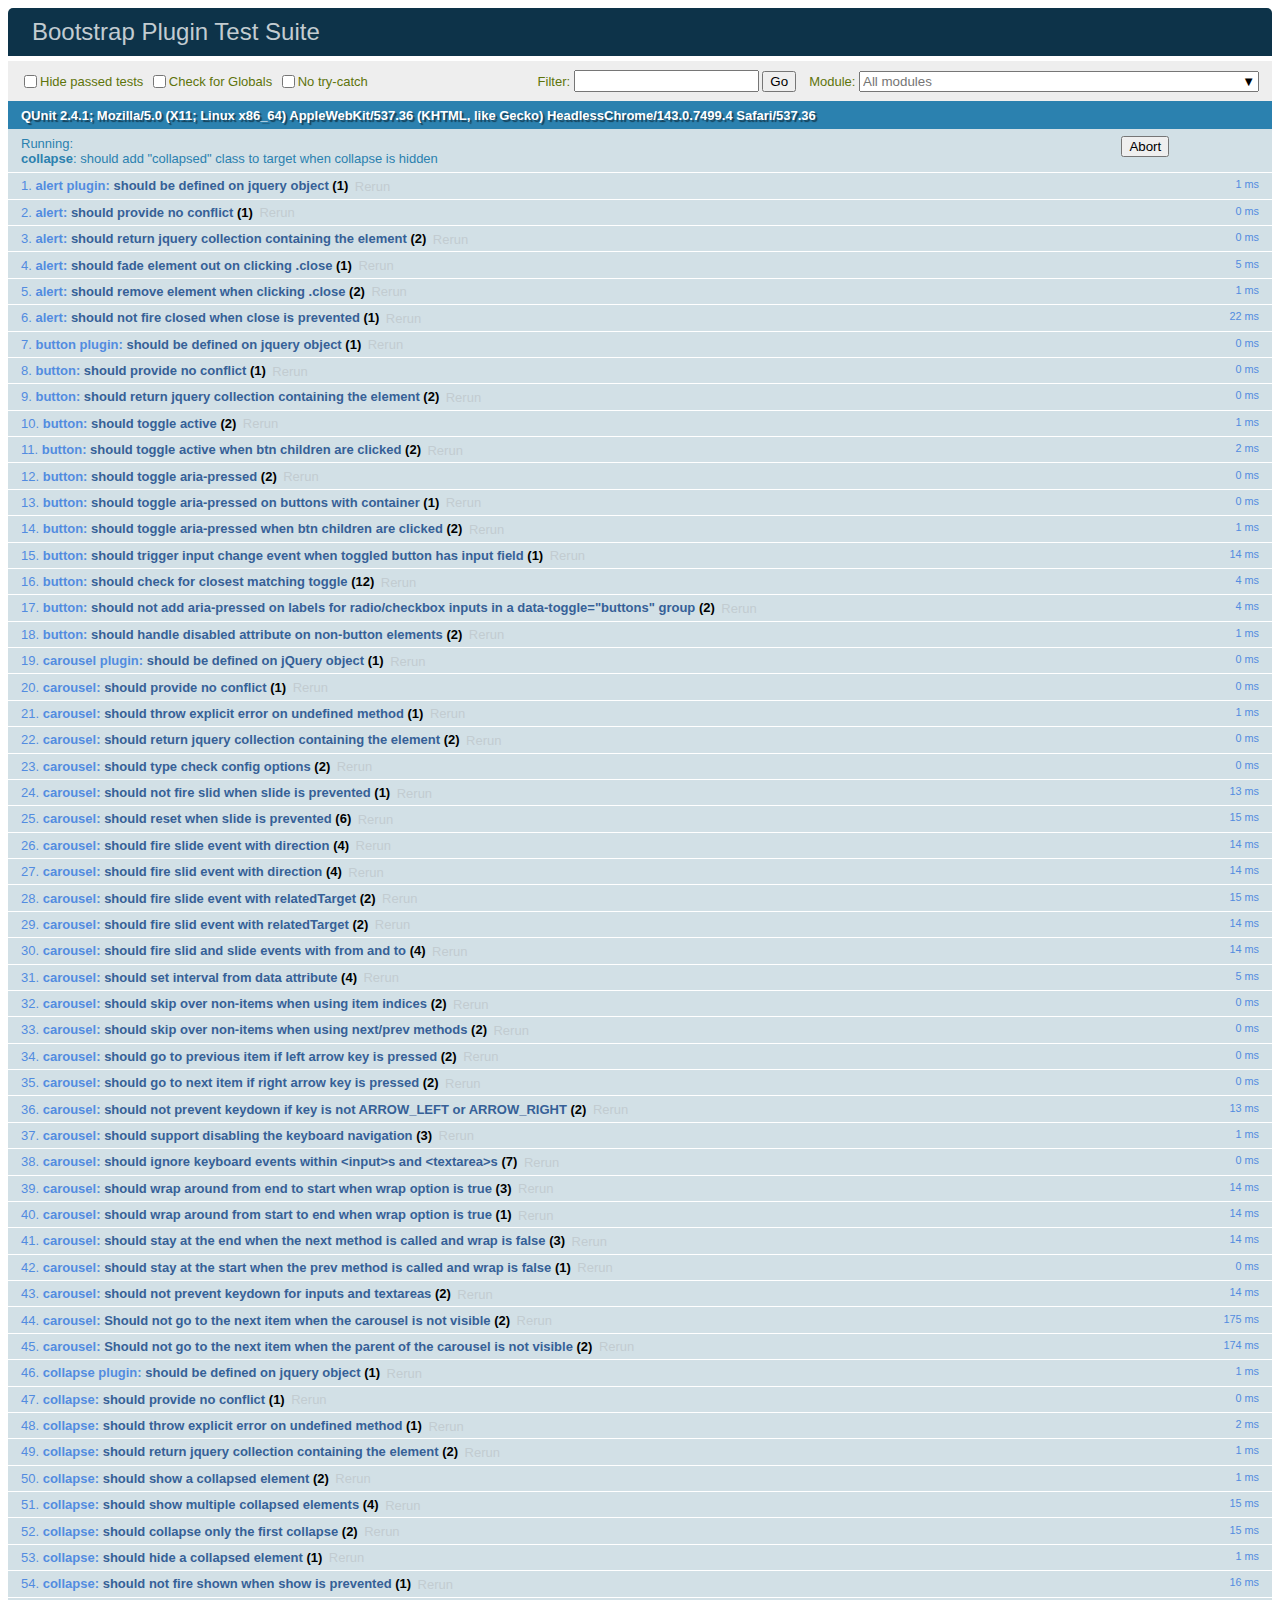
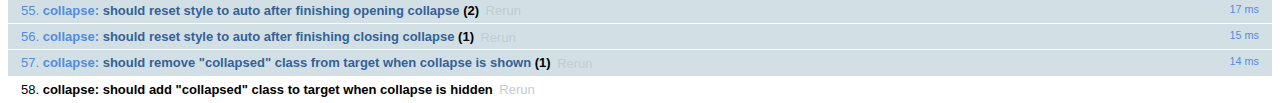
<file: Documents/Friday, 13 March 2020/bootstrap-4.0.0/js/tests/index.html>
<!doctype html>
<html lang="en">
  <head>
    <meta charset="utf-8">
    <meta name="viewport" content="width=device-width, initial-scale=1, shrink-to-fit=no">
    <title>Bootstrap Plugin Test Suite</title>

    <!-- jQuery -->
    <script>
      (function () {
        var path = '../../assets/js/vendor/jquery-slim.min.js'
        // get jquery param from the query string.
        var jQueryVersion = location.search.match(/[?&]jquery=(.*?)(?=&|$)/)

        // If a version was specified, use that version from our vendor folder
        if (jQueryVersion) {
          path = 'vendor/jquery-' + jQueryVersion[1] + '.min.js'
        }
        document.write('<script src="' + path + '"><\/script>')
      }())
    </script>
    <script src="../../assets/js/vendor/popper.min.js"></script>

    <!-- QUnit -->
    <link rel="stylesheet" href="vendor/qunit.css" media="screen">
    <script src="vendor/qunit.js"></script>

    <script>
      // Disable jQuery event aliases to ensure we don't accidentally use any of them
      [
        'blur',
        'focus',
        'focusin',
        'focusout',
        'resize',
        'scroll',
        'click',
        'dblclick',
        'mousedown',
        'mouseup',
        'mousemove',
        'mouseover',
        'mouseout',
        'mouseenter',
        'mouseleave',
        'change',
        'select',
        'submit',
        'keydown',
        'keypress',
        'keyup',
        'contextmenu'
      ].forEach(function(eventAlias) {
        $.fn[eventAlias] = function() {
          throw new Error('Using the ".' + eventAlias + '()" method is not allowed, so that Bootstrap can be compatible with custom jQuery builds which exclude the "event aliases" module that defines said method. See https://github.com/twbs/bootstrap/blob/master/CONTRIBUTING.md#js')
        }
      })

      // Require assert.expect in each test
      QUnit.config.requireExpects = true

      // See https://github.com/axemclion/grunt-saucelabs#test-result-details-with-qunit
      var log = []
      var testName

      QUnit.done(function(testResults) {
        var tests = []
        for (var i = 0; i < log.length; i++) {
          var details = log[i]
          tests.push({
            name: details.name,
            result: details.result,
            expected: details.expected,
            actual: details.actual,
            source: details.source
          })
        }
        testResults.tests = tests

        window.global_test_results = testResults
      })

      QUnit.testStart(function(testDetails) {
        QUnit.log(function(details) {
          if (!details.result) {
            details.name = testDetails.name
            log.push(details)
          }
        })
      })

      // Display fixture on-screen on iOS to avoid false positives
      // See https://github.com/twbs/bootstrap/pull/15955
      if (/iPhone|iPad|iPod/.test(navigator.userAgent)) {
        QUnit.begin(function() {
          $('#qunit-fixture').css({ top: 0, left: 0 })
        })

        QUnit.done(function() {
          $('#qunit-fixture').css({ top: '', left: '' })
        })
      }
    </script>

    <!-- Transpiled Plugins -->
    <script src="../dist/util.js"></script>
    <script src="../dist/alert.js"></script>
    <script src="../dist/button.js"></script>
    <script src="../dist/carousel.js"></script>
    <script src="../dist/collapse.js"></script>
    <script src="../dist/dropdown.js"></script>
    <script src="../dist/modal.js"></script>
    <script src="../dist/scrollspy.js"></script>
    <script src="../dist/tab.js"></script>
    <script src="../dist/tooltip.js"></script>
    <script src="../dist/popover.js"></script>

    <!-- Unit Tests -->
    <script src="unit/alert.js"></script>
    <script src="unit/button.js"></script>
    <script src="unit/carousel.js"></script>
    <script src="unit/collapse.js"></script>
    <script src="unit/dropdown.js"></script>
    <script src="unit/modal.js"></script>
    <script src="unit/scrollspy.js"></script>
    <script src="unit/tab.js"></script>
    <script src="unit/tooltip.js"></script>
    <script src="unit/popover.js"></script>
    <script src="unit/util.js"></script>
  </head>
  <body>
    <div id="qunit-container">
      <div id="qunit"></div>
      <div id="qunit-fixture"></div>
    </div>
  </body>
</html>
</file>
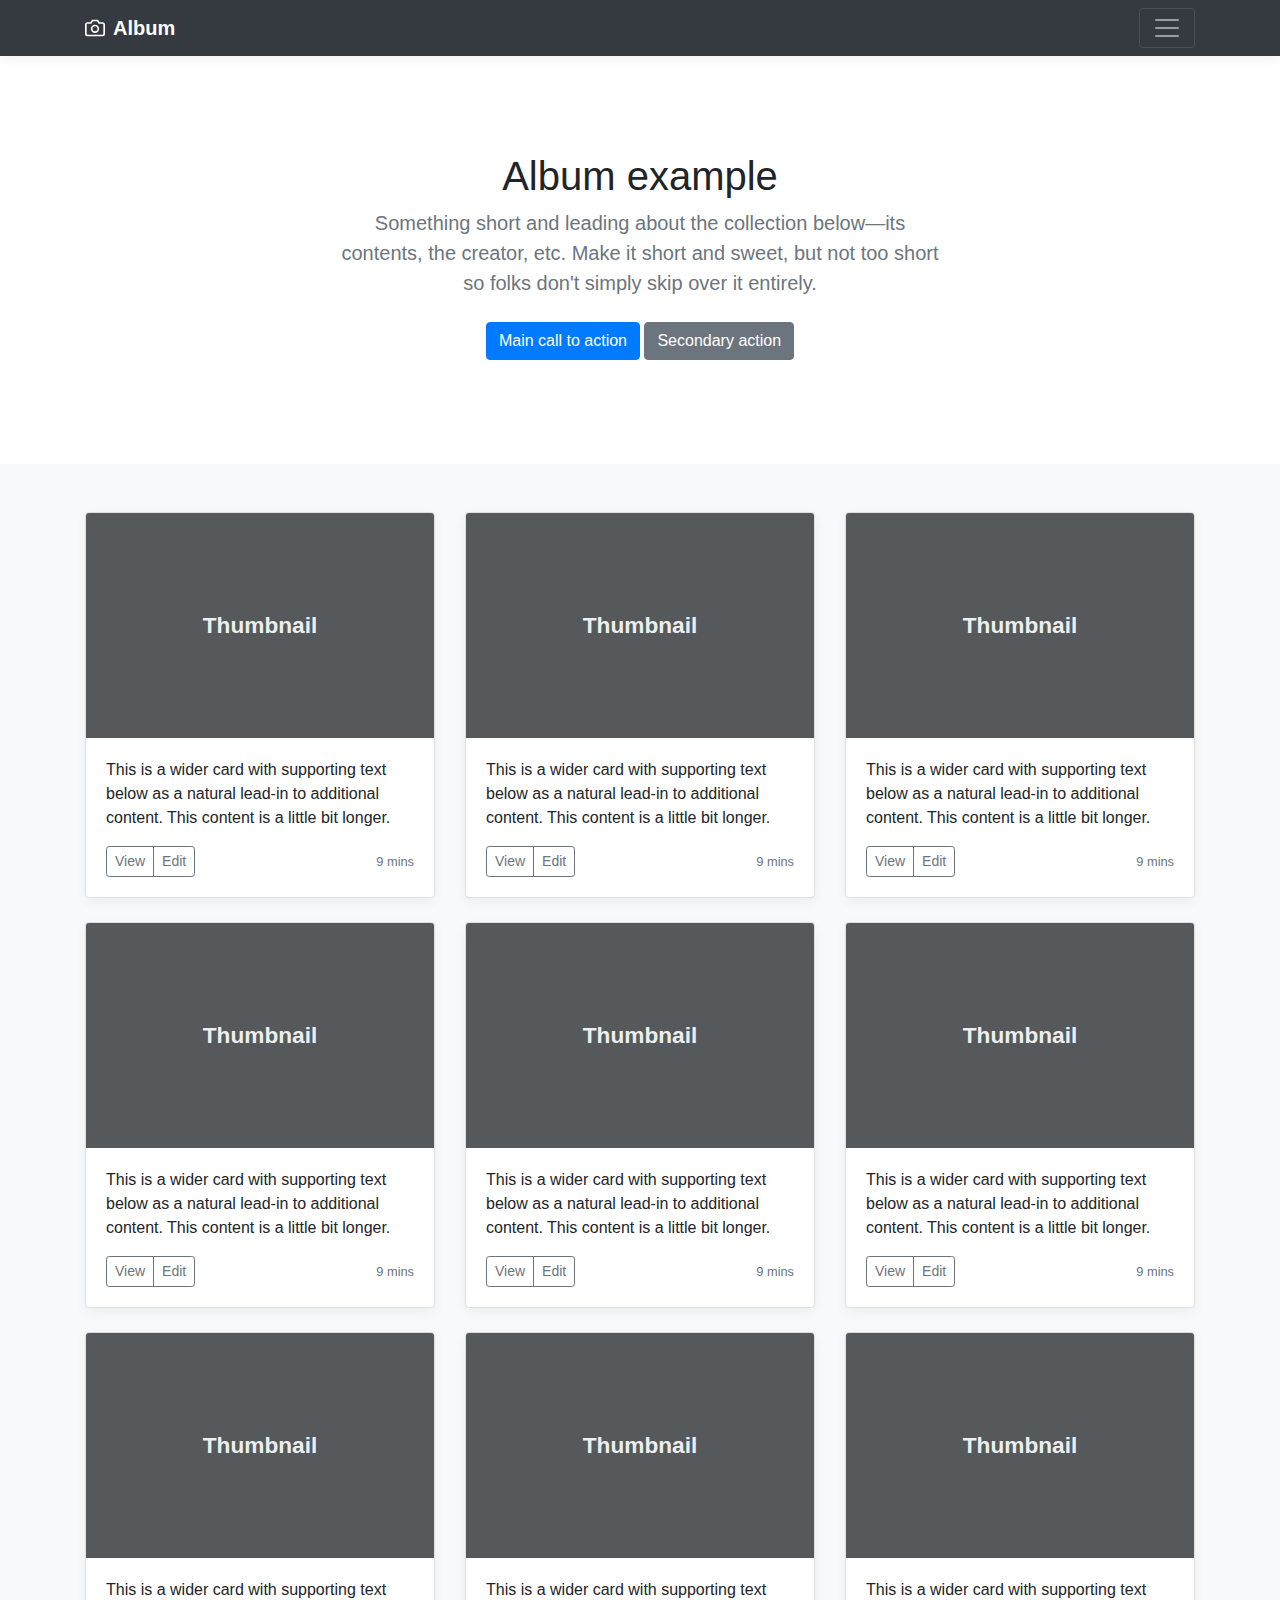
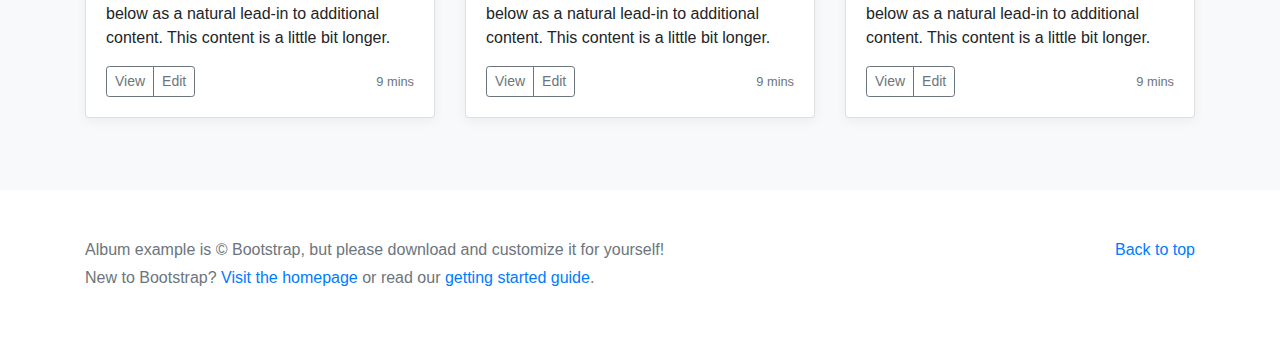
<file: Documents/Friday, 13 March 2020/bootstrap-4.0.0/docs/4.0/examples/album/index.html>
<!doctype html>
<html lang="en">
  <head>
    <meta charset="utf-8">
    <meta name="viewport" content="width=device-width, initial-scale=1, shrink-to-fit=no">
    <meta name="description" content="">
    <meta name="author" content="">
    <link rel="icon" href="../../../../favicon.ico">

    <title>Album example for Bootstrap</title>

    <!-- Bootstrap core CSS -->
    <link href="../../../../dist/css/bootstrap.min.css" rel="stylesheet">

    <!-- Custom styles for this template -->
    <link href="album.css" rel="stylesheet">
  </head>

  <body>

    <header>
      <div class="collapse bg-dark" id="navbarHeader">
        <div class="container">
          <div class="row">
            <div class="col-sm-8 col-md-7 py-4">
              <h4 class="text-white">About</h4>
              <p class="text-muted">Add some information about the album below, the author, or any other background context. Make it a few sentences long so folks can pick up some informative tidbits. Then, link them off to some social networking sites or contact information.</p>
            </div>
            <div class="col-sm-4 offset-md-1 py-4">
              <h4 class="text-white">Contact</h4>
              <ul class="list-unstyled">
                <li><a href="#" class="text-white">Follow on Twitter</a></li>
                <li><a href="#" class="text-white">Like on Facebook</a></li>
                <li><a href="#" class="text-white">Email me</a></li>
              </ul>
            </div>
          </div>
        </div>
      </div>
      <div class="navbar navbar-dark bg-dark box-shadow">
        <div class="container d-flex justify-content-between">
          <a href="#" class="navbar-brand d-flex align-items-center">
            <svg xmlns="http://www.w3.org/2000/svg" width="20" height="20" viewBox="0 0 24 24" fill="none" stroke="currentColor" stroke-width="2" stroke-linecap="round" stroke-linejoin="round" class="mr-2"><path d="M23 19a2 2 0 0 1-2 2H3a2 2 0 0 1-2-2V8a2 2 0 0 1 2-2h4l2-3h6l2 3h4a2 2 0 0 1 2 2z"></path><circle cx="12" cy="13" r="4"></circle></svg>
            <strong>Album</strong>
          </a>
          <button class="navbar-toggler" type="button" data-toggle="collapse" data-target="#navbarHeader" aria-controls="navbarHeader" aria-expanded="false" aria-label="Toggle navigation">
            <span class="navbar-toggler-icon"></span>
          </button>
        </div>
      </div>
    </header>

    <main role="main">

      <section class="jumbotron text-center">
        <div class="container">
          <h1 class="jumbotron-heading">Album example</h1>
          <p class="lead text-muted">Something short and leading about the collection below—its contents, the creator, etc. Make it short and sweet, but not too short so folks don't simply skip over it entirely.</p>
          <p>
            <a href="#" class="btn btn-primary my-2">Main call to action</a>
            <a href="#" class="btn btn-secondary my-2">Secondary action</a>
          </p>
        </div>
      </section>

      <div class="album py-5 bg-light">
        <div class="container">

          <div class="row">
            <div class="col-md-4">
              <div class="card mb-4 box-shadow">
                <img class="card-img-top" data-src="holder.js/100px225?theme=thumb&bg=55595c&fg=eceeef&text=Thumbnail" alt="Card image cap">
                <div class="card-body">
                  <p class="card-text">This is a wider card with supporting text below as a natural lead-in to additional content. This content is a little bit longer.</p>
                  <div class="d-flex justify-content-between align-items-center">
                    <div class="btn-group">
                      <button type="button" class="btn btn-sm btn-outline-secondary">View</button>
                      <button type="button" class="btn btn-sm btn-outline-secondary">Edit</button>
                    </div>
                    <small class="text-muted">9 mins</small>
                  </div>
                </div>
              </div>
            </div>
            <div class="col-md-4">
              <div class="card mb-4 box-shadow">
                <img class="card-img-top" data-src="holder.js/100px225?theme=thumb&bg=55595c&fg=eceeef&text=Thumbnail" alt="Card image cap">
                <div class="card-body">
                  <p class="card-text">This is a wider card with supporting text below as a natural lead-in to additional content. This content is a little bit longer.</p>
                  <div class="d-flex justify-content-between align-items-center">
                    <div class="btn-group">
                      <button type="button" class="btn btn-sm btn-outline-secondary">View</button>
                      <button type="button" class="btn btn-sm btn-outline-secondary">Edit</button>
                    </div>
                    <small class="text-muted">9 mins</small>
                  </div>
                </div>
              </div>
            </div>
            <div class="col-md-4">
              <div class="card mb-4 box-shadow">
                <img class="card-img-top" data-src="holder.js/100px225?theme=thumb&bg=55595c&fg=eceeef&text=Thumbnail" alt="Card image cap">
                <div class="card-body">
                  <p class="card-text">This is a wider card with supporting text below as a natural lead-in to additional content. This content is a little bit longer.</p>
                  <div class="d-flex justify-content-between align-items-center">
                    <div class="btn-group">
                      <button type="button" class="btn btn-sm btn-outline-secondary">View</button>
                      <button type="button" class="btn btn-sm btn-outline-secondary">Edit</button>
                    </div>
                    <small class="text-muted">9 mins</small>
                  </div>
                </div>
              </div>
            </div>

            <div class="col-md-4">
              <div class="card mb-4 box-shadow">
                <img class="card-img-top" data-src="holder.js/100px225?theme=thumb&bg=55595c&fg=eceeef&text=Thumbnail" alt="Card image cap">
                <div class="card-body">
                  <p class="card-text">This is a wider card with supporting text below as a natural lead-in to additional content. This content is a little bit longer.</p>
                  <div class="d-flex justify-content-between align-items-center">
                    <div class="btn-group">
                      <button type="button" class="btn btn-sm btn-outline-secondary">View</button>
                      <button type="button" class="btn btn-sm btn-outline-secondary">Edit</button>
                    </div>
                    <small class="text-muted">9 mins</small>
                  </div>
                </div>
              </div>
            </div>
            <div class="col-md-4">
              <div class="card mb-4 box-shadow">
                <img class="card-img-top" data-src="holder.js/100px225?theme=thumb&bg=55595c&fg=eceeef&text=Thumbnail" alt="Card image cap">
                <div class="card-body">
                  <p class="card-text">This is a wider card with supporting text below as a natural lead-in to additional content. This content is a little bit longer.</p>
                  <div class="d-flex justify-content-between align-items-center">
                    <div class="btn-group">
                      <button type="button" class="btn btn-sm btn-outline-secondary">View</button>
                      <button type="button" class="btn btn-sm btn-outline-secondary">Edit</button>
                    </div>
                    <small class="text-muted">9 mins</small>
                  </div>
                </div>
              </div>
            </div>
            <div class="col-md-4">
              <div class="card mb-4 box-shadow">
                <img class="card-img-top" data-src="holder.js/100px225?theme=thumb&bg=55595c&fg=eceeef&text=Thumbnail" alt="Card image cap">
                <div class="card-body">
                  <p class="card-text">This is a wider card with supporting text below as a natural lead-in to additional content. This content is a little bit longer.</p>
                  <div class="d-flex justify-content-between align-items-center">
                    <div class="btn-group">
                      <button type="button" class="btn btn-sm btn-outline-secondary">View</button>
                      <button type="button" class="btn btn-sm btn-outline-secondary">Edit</button>
                    </div>
                    <small class="text-muted">9 mins</small>
                  </div>
                </div>
              </div>
            </div>

            <div class="col-md-4">
              <div class="card mb-4 box-shadow">
                <img class="card-img-top" data-src="holder.js/100px225?theme=thumb&bg=55595c&fg=eceeef&text=Thumbnail" alt="Card image cap">
                <div class="card-body">
                  <p class="card-text">This is a wider card with supporting text below as a natural lead-in to additional content. This content is a little bit longer.</p>
                  <div class="d-flex justify-content-between align-items-center">
                    <div class="btn-group">
                      <button type="button" class="btn btn-sm btn-outline-secondary">View</button>
                      <button type="button" class="btn btn-sm btn-outline-secondary">Edit</button>
                    </div>
                    <small class="text-muted">9 mins</small>
                  </div>
                </div>
              </div>
            </div>
            <div class="col-md-4">
              <div class="card mb-4 box-shadow">
                <img class="card-img-top" data-src="holder.js/100px225?theme=thumb&bg=55595c&fg=eceeef&text=Thumbnail" alt="Card image cap">
                <div class="card-body">
                  <p class="card-text">This is a wider card with supporting text below as a natural lead-in to additional content. This content is a little bit longer.</p>
                  <div class="d-flex justify-content-between align-items-center">
                    <div class="btn-group">
                      <button type="button" class="btn btn-sm btn-outline-secondary">View</button>
                      <button type="button" class="btn btn-sm btn-outline-secondary">Edit</button>
                    </div>
                    <small class="text-muted">9 mins</small>
                  </div>
                </div>
              </div>
            </div>
            <div class="col-md-4">
              <div class="card mb-4 box-shadow">
                <img class="card-img-top" data-src="holder.js/100px225?theme=thumb&bg=55595c&fg=eceeef&text=Thumbnail" alt="Card image cap">
                <div class="card-body">
                  <p class="card-text">This is a wider card with supporting text below as a natural lead-in to additional content. This content is a little bit longer.</p>
                  <div class="d-flex justify-content-between align-items-center">
                    <div class="btn-group">
                      <button type="button" class="btn btn-sm btn-outline-secondary">View</button>
                      <button type="button" class="btn btn-sm btn-outline-secondary">Edit</button>
                    </div>
                    <small class="text-muted">9 mins</small>
                  </div>
                </div>
              </div>
            </div>
          </div>
        </div>
      </div>

    </main>

    <footer class="text-muted">
      <div class="container">
        <p class="float-right">
          <a href="#">Back to top</a>
        </p>
        <p>Album example is &copy; Bootstrap, but please download and customize it for yourself!</p>
        <p>New to Bootstrap? <a href="../../">Visit the homepage</a> or read our <a href="../../getting-started/">getting started guide</a>.</p>
      </div>
    </footer>

    <!-- Bootstrap core JavaScript
    ================================================== -->
    <!-- Placed at the end of the document so the pages load faster -->
    <script src="https://code.jquery.com/jquery-3.2.1.slim.min.js" integrity="sha384-KJ3o2DKtIkvYIK3UENzmM7KCkRr/rE9/Qpg6aAZGJwFDMVNA/GpGFF93hXpG5KkN" crossorigin="anonymous"></script>
    <script>window.jQuery || document.write('<script src="../../../../assets/js/vendor/jquery-slim.min.js"><\/script>')</script>
    <script src="../../../../assets/js/vendor/popper.min.js"></script>
    <script src="../../../../dist/js/bootstrap.min.js"></script>
    <script src="../../../../assets/js/vendor/holder.min.js"></script>
  </body>
</html>
</file>
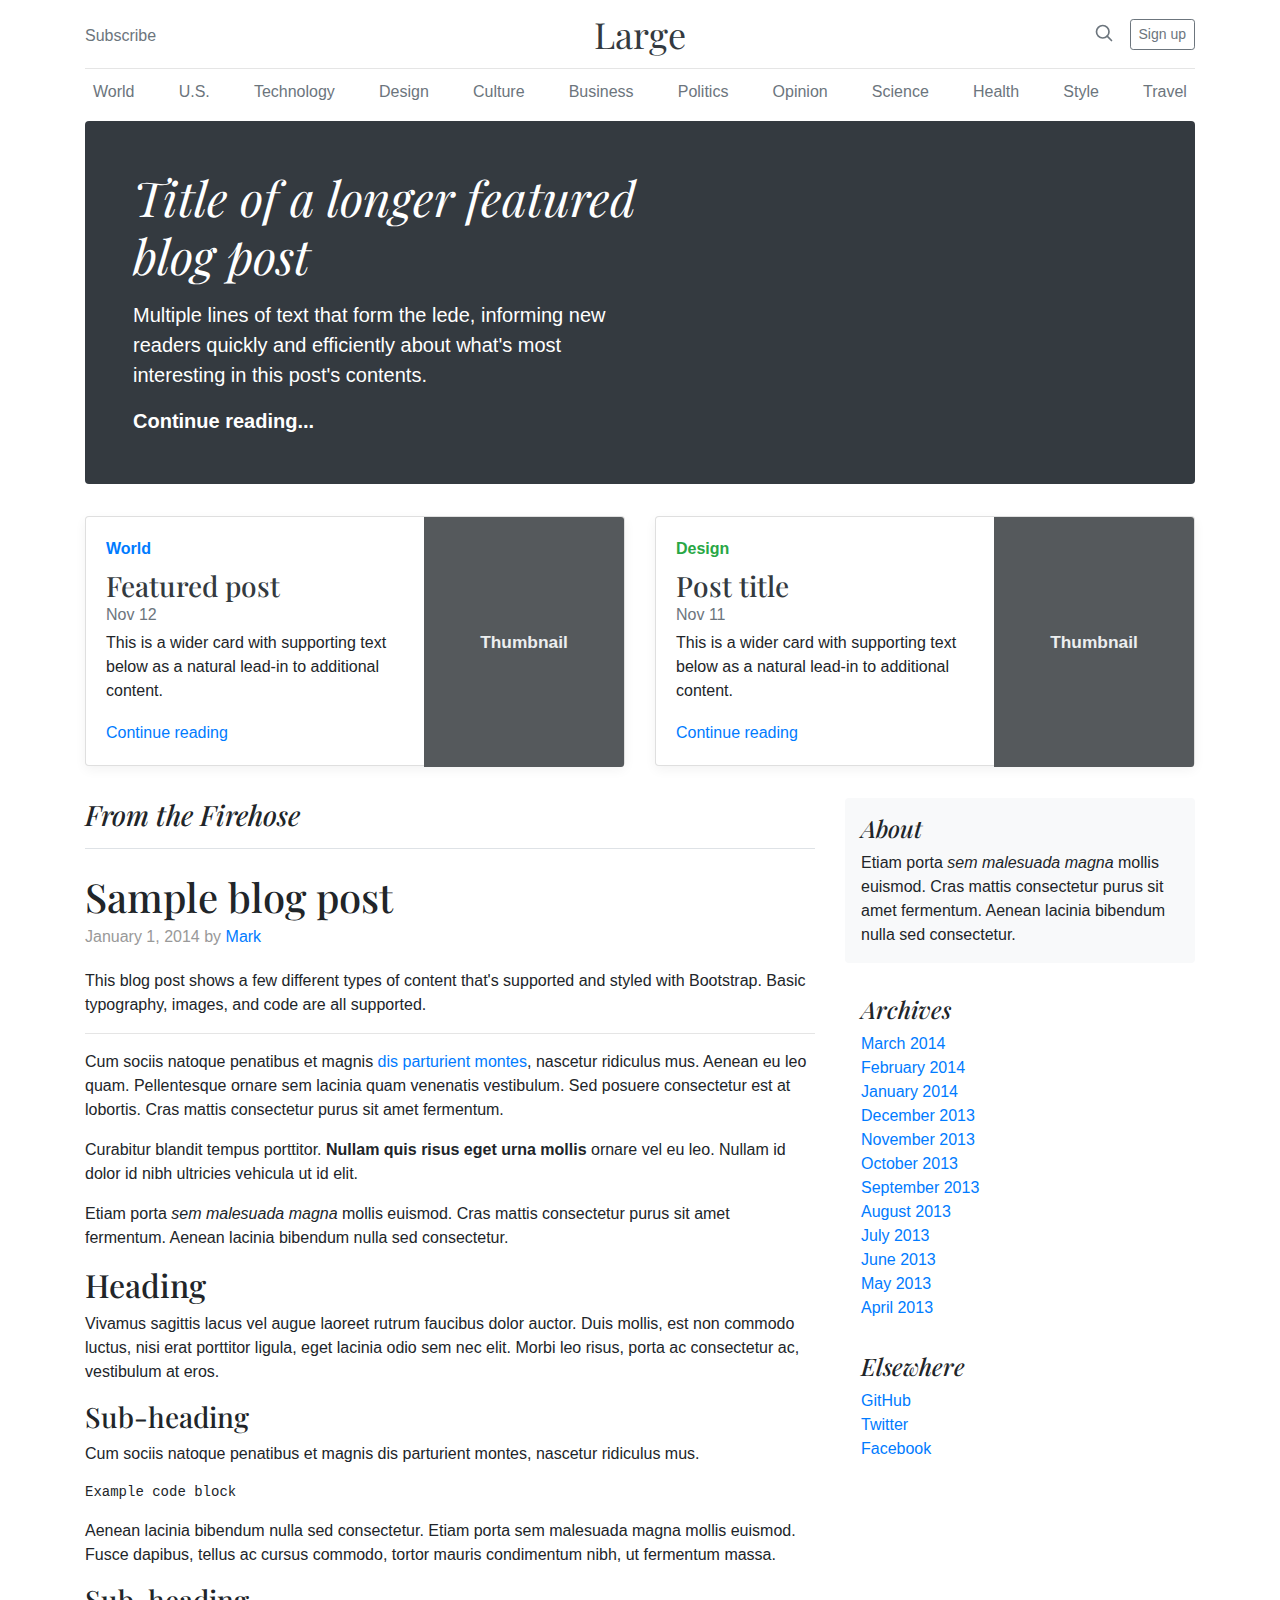
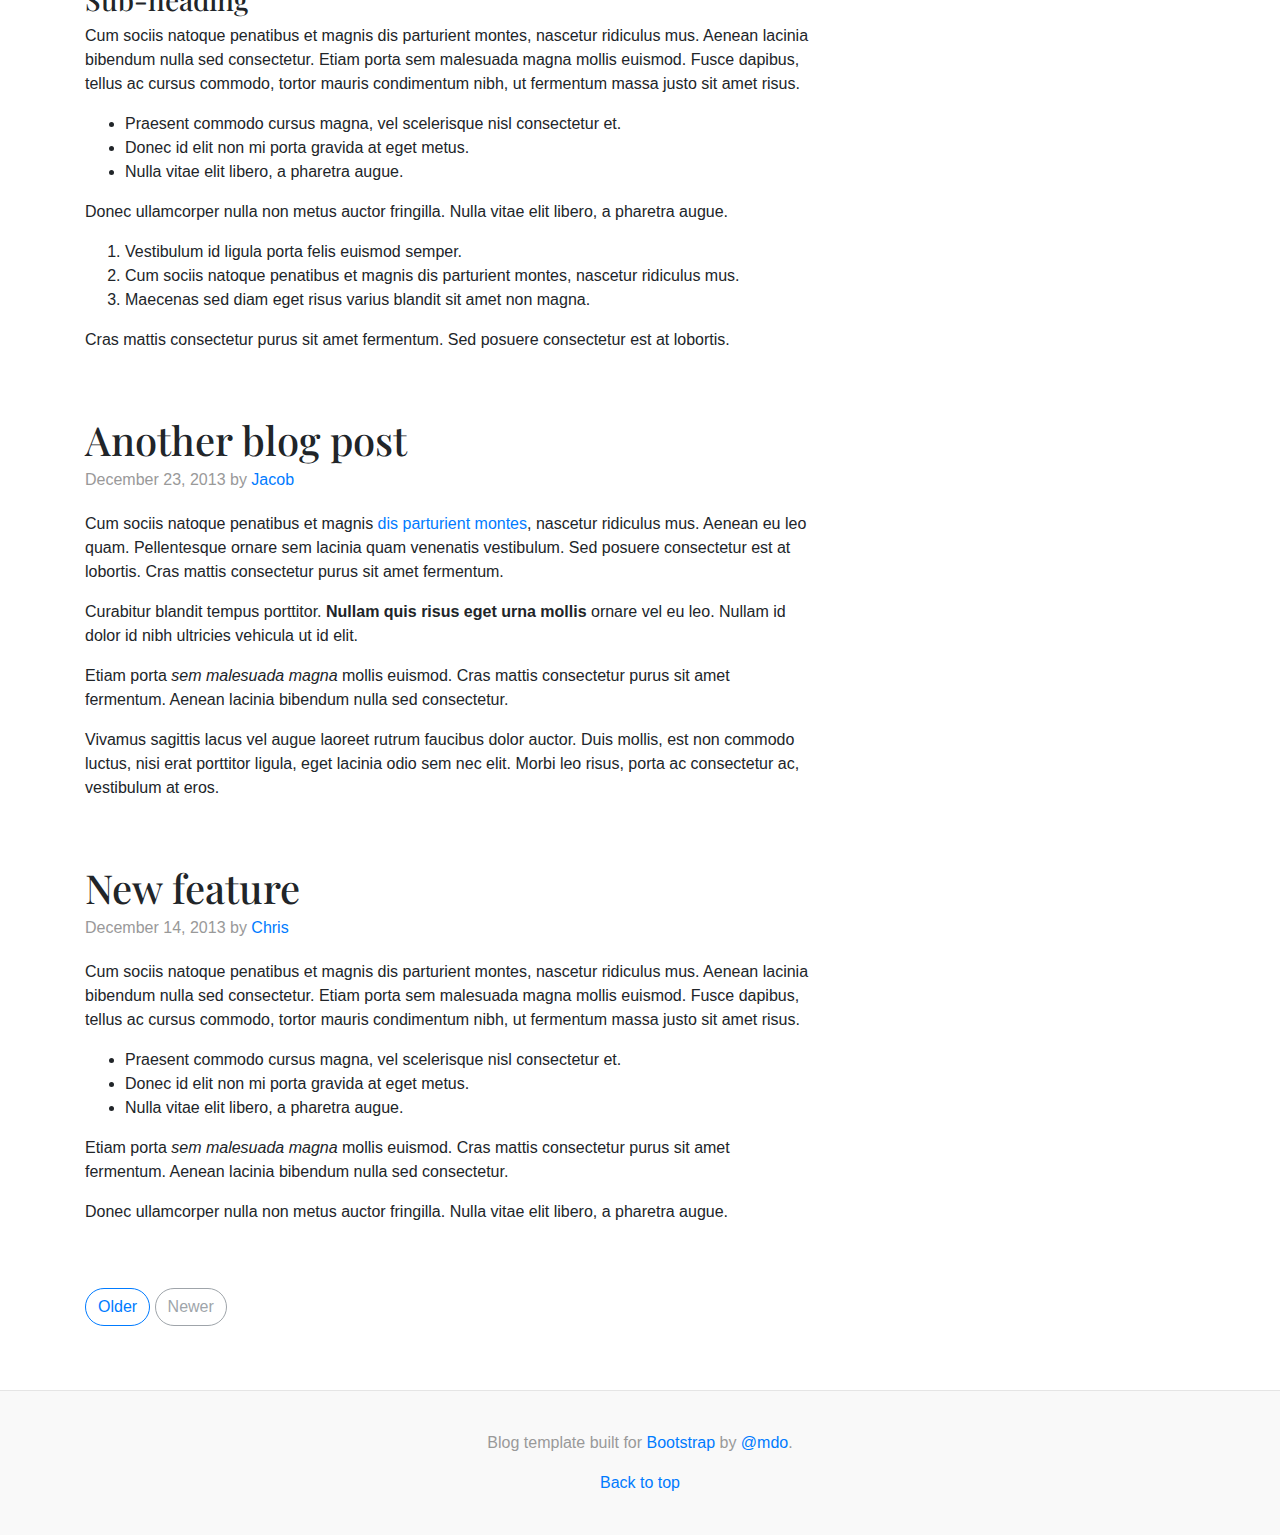
<file: Documents/Friday, 13 March 2020/bootstrap-4.0.0/docs/4.0/examples/blog/index.html>
<!doctype html>
<html lang="en">
  <head>
    <meta charset="utf-8">
    <meta name="viewport" content="width=device-width, initial-scale=1, shrink-to-fit=no">
    <meta name="description" content="">
    <meta name="author" content="">
    <link rel="icon" href="../../../../favicon.ico">

    <title>Blog Template for Bootstrap</title>

    <!-- Bootstrap core CSS -->
    <link href="../../../../dist/css/bootstrap.min.css" rel="stylesheet">

    <!-- Custom styles for this template -->
    <link href="https://fonts.googleapis.com/css?family=Playfair+Display:700,900" rel="stylesheet">
    <link href="blog.css" rel="stylesheet">
  </head>

  <body>

    <div class="container">
      <header class="blog-header py-3">
        <div class="row flex-nowrap justify-content-between align-items-center">
          <div class="col-4 pt-1">
            <a class="text-muted" href="#">Subscribe</a>
          </div>
          <div class="col-4 text-center">
            <a class="blog-header-logo text-dark" href="#">Large</a>
          </div>
          <div class="col-4 d-flex justify-content-end align-items-center">
            <a class="text-muted" href="#">
              <svg xmlns="http://www.w3.org/2000/svg" width="20" height="20" viewBox="0 0 24 24" fill="none" stroke="currentColor" stroke-width="2" stroke-linecap="round" stroke-linejoin="round" class="mx-3"><circle cx="10.5" cy="10.5" r="7.5"></circle><line x1="21" y1="21" x2="15.8" y2="15.8"></line></svg>
            </a>
            <a class="btn btn-sm btn-outline-secondary" href="#">Sign up</a>
          </div>
        </div>
      </header>

      <div class="nav-scroller py-1 mb-2">
        <nav class="nav d-flex justify-content-between">
          <a class="p-2 text-muted" href="#">World</a>
          <a class="p-2 text-muted" href="#">U.S.</a>
          <a class="p-2 text-muted" href="#">Technology</a>
          <a class="p-2 text-muted" href="#">Design</a>
          <a class="p-2 text-muted" href="#">Culture</a>
          <a class="p-2 text-muted" href="#">Business</a>
          <a class="p-2 text-muted" href="#">Politics</a>
          <a class="p-2 text-muted" href="#">Opinion</a>
          <a class="p-2 text-muted" href="#">Science</a>
          <a class="p-2 text-muted" href="#">Health</a>
          <a class="p-2 text-muted" href="#">Style</a>
          <a class="p-2 text-muted" href="#">Travel</a>
        </nav>
      </div>

      <div class="jumbotron p-3 p-md-5 text-white rounded bg-dark">
        <div class="col-md-6 px-0">
          <h1 class="display-4 font-italic">Title of a longer featured blog post</h1>
          <p class="lead my-3">Multiple lines of text that form the lede, informing new readers quickly and efficiently about what's most interesting in this post's contents.</p>
          <p class="lead mb-0"><a href="#" class="text-white font-weight-bold">Continue reading...</a></p>
        </div>
      </div>

      <div class="row mb-2">
        <div class="col-md-6">
          <div class="card flex-md-row mb-4 box-shadow h-md-250">
            <div class="card-body d-flex flex-column align-items-start">
              <strong class="d-inline-block mb-2 text-primary">World</strong>
              <h3 class="mb-0">
                <a class="text-dark" href="#">Featured post</a>
              </h3>
              <div class="mb-1 text-muted">Nov 12</div>
              <p class="card-text mb-auto">This is a wider card with supporting text below as a natural lead-in to additional content.</p>
              <a href="#">Continue reading</a>
            </div>
            <img class="card-img-right flex-auto d-none d-md-block" data-src="holder.js/200x250?theme=thumb" alt="Card image cap">
          </div>
        </div>
        <div class="col-md-6">
          <div class="card flex-md-row mb-4 box-shadow h-md-250">
            <div class="card-body d-flex flex-column align-items-start">
              <strong class="d-inline-block mb-2 text-success">Design</strong>
              <h3 class="mb-0">
                <a class="text-dark" href="#">Post title</a>
              </h3>
              <div class="mb-1 text-muted">Nov 11</div>
              <p class="card-text mb-auto">This is a wider card with supporting text below as a natural lead-in to additional content.</p>
              <a href="#">Continue reading</a>
            </div>
            <img class="card-img-right flex-auto d-none d-md-block" data-src="holder.js/200x250?theme=thumb" alt="Card image cap">
          </div>
        </div>
      </div>
    </div>

    <main role="main" class="container">
      <div class="row">
        <div class="col-md-8 blog-main">
          <h3 class="pb-3 mb-4 font-italic border-bottom">
            From the Firehose
          </h3>

          <div class="blog-post">
            <h2 class="blog-post-title">Sample blog post</h2>
            <p class="blog-post-meta">January 1, 2014 by <a href="#">Mark</a></p>

            <p>This blog post shows a few different types of content that's supported and styled with Bootstrap. Basic typography, images, and code are all supported.</p>
            <hr>
            <p>Cum sociis natoque penatibus et magnis <a href="#">dis parturient montes</a>, nascetur ridiculus mus. Aenean eu leo quam. Pellentesque ornare sem lacinia quam venenatis vestibulum. Sed posuere consectetur est at lobortis. Cras mattis consectetur purus sit amet fermentum.</p>
            <blockquote>
              <p>Curabitur blandit tempus porttitor. <strong>Nullam quis risus eget urna mollis</strong> ornare vel eu leo. Nullam id dolor id nibh ultricies vehicula ut id elit.</p>
            </blockquote>
            <p>Etiam porta <em>sem malesuada magna</em> mollis euismod. Cras mattis consectetur purus sit amet fermentum. Aenean lacinia bibendum nulla sed consectetur.</p>
            <h2>Heading</h2>
            <p>Vivamus sagittis lacus vel augue laoreet rutrum faucibus dolor auctor. Duis mollis, est non commodo luctus, nisi erat porttitor ligula, eget lacinia odio sem nec elit. Morbi leo risus, porta ac consectetur ac, vestibulum at eros.</p>
            <h3>Sub-heading</h3>
            <p>Cum sociis natoque penatibus et magnis dis parturient montes, nascetur ridiculus mus.</p>
            <pre><code>Example code block</code></pre>
            <p>Aenean lacinia bibendum nulla sed consectetur. Etiam porta sem malesuada magna mollis euismod. Fusce dapibus, tellus ac cursus commodo, tortor mauris condimentum nibh, ut fermentum massa.</p>
            <h3>Sub-heading</h3>
            <p>Cum sociis natoque penatibus et magnis dis parturient montes, nascetur ridiculus mus. Aenean lacinia bibendum nulla sed consectetur. Etiam porta sem malesuada magna mollis euismod. Fusce dapibus, tellus ac cursus commodo, tortor mauris condimentum nibh, ut fermentum massa justo sit amet risus.</p>
            <ul>
              <li>Praesent commodo cursus magna, vel scelerisque nisl consectetur et.</li>
              <li>Donec id elit non mi porta gravida at eget metus.</li>
              <li>Nulla vitae elit libero, a pharetra augue.</li>
            </ul>
            <p>Donec ullamcorper nulla non metus auctor fringilla. Nulla vitae elit libero, a pharetra augue.</p>
            <ol>
              <li>Vestibulum id ligula porta felis euismod semper.</li>
              <li>Cum sociis natoque penatibus et magnis dis parturient montes, nascetur ridiculus mus.</li>
              <li>Maecenas sed diam eget risus varius blandit sit amet non magna.</li>
            </ol>
            <p>Cras mattis consectetur purus sit amet fermentum. Sed posuere consectetur est at lobortis.</p>
          </div><!-- /.blog-post -->

          <div class="blog-post">
            <h2 class="blog-post-title">Another blog post</h2>
            <p class="blog-post-meta">December 23, 2013 by <a href="#">Jacob</a></p>

            <p>Cum sociis natoque penatibus et magnis <a href="#">dis parturient montes</a>, nascetur ridiculus mus. Aenean eu leo quam. Pellentesque ornare sem lacinia quam venenatis vestibulum. Sed posuere consectetur est at lobortis. Cras mattis consectetur purus sit amet fermentum.</p>
            <blockquote>
              <p>Curabitur blandit tempus porttitor. <strong>Nullam quis risus eget urna mollis</strong> ornare vel eu leo. Nullam id dolor id nibh ultricies vehicula ut id elit.</p>
            </blockquote>
            <p>Etiam porta <em>sem malesuada magna</em> mollis euismod. Cras mattis consectetur purus sit amet fermentum. Aenean lacinia bibendum nulla sed consectetur.</p>
            <p>Vivamus sagittis lacus vel augue laoreet rutrum faucibus dolor auctor. Duis mollis, est non commodo luctus, nisi erat porttitor ligula, eget lacinia odio sem nec elit. Morbi leo risus, porta ac consectetur ac, vestibulum at eros.</p>
          </div><!-- /.blog-post -->

          <div class="blog-post">
            <h2 class="blog-post-title">New feature</h2>
            <p class="blog-post-meta">December 14, 2013 by <a href="#">Chris</a></p>

            <p>Cum sociis natoque penatibus et magnis dis parturient montes, nascetur ridiculus mus. Aenean lacinia bibendum nulla sed consectetur. Etiam porta sem malesuada magna mollis euismod. Fusce dapibus, tellus ac cursus commodo, tortor mauris condimentum nibh, ut fermentum massa justo sit amet risus.</p>
            <ul>
              <li>Praesent commodo cursus magna, vel scelerisque nisl consectetur et.</li>
              <li>Donec id elit non mi porta gravida at eget metus.</li>
              <li>Nulla vitae elit libero, a pharetra augue.</li>
            </ul>
            <p>Etiam porta <em>sem malesuada magna</em> mollis euismod. Cras mattis consectetur purus sit amet fermentum. Aenean lacinia bibendum nulla sed consectetur.</p>
            <p>Donec ullamcorper nulla non metus auctor fringilla. Nulla vitae elit libero, a pharetra augue.</p>
          </div><!-- /.blog-post -->

          <nav class="blog-pagination">
            <a class="btn btn-outline-primary" href="#">Older</a>
            <a class="btn btn-outline-secondary disabled" href="#">Newer</a>
          </nav>

        </div><!-- /.blog-main -->

        <aside class="col-md-4 blog-sidebar">
          <div class="p-3 mb-3 bg-light rounded">
            <h4 class="font-italic">About</h4>
            <p class="mb-0">Etiam porta <em>sem malesuada magna</em> mollis euismod. Cras mattis consectetur purus sit amet fermentum. Aenean lacinia bibendum nulla sed consectetur.</p>
          </div>

          <div class="p-3">
            <h4 class="font-italic">Archives</h4>
            <ol class="list-unstyled mb-0">
              <li><a href="#">March 2014</a></li>
              <li><a href="#">February 2014</a></li>
              <li><a href="#">January 2014</a></li>
              <li><a href="#">December 2013</a></li>
              <li><a href="#">November 2013</a></li>
              <li><a href="#">October 2013</a></li>
              <li><a href="#">September 2013</a></li>
              <li><a href="#">August 2013</a></li>
              <li><a href="#">July 2013</a></li>
              <li><a href="#">June 2013</a></li>
              <li><a href="#">May 2013</a></li>
              <li><a href="#">April 2013</a></li>
            </ol>
          </div>

          <div class="p-3">
            <h4 class="font-italic">Elsewhere</h4>
            <ol class="list-unstyled">
              <li><a href="#">GitHub</a></li>
              <li><a href="#">Twitter</a></li>
              <li><a href="#">Facebook</a></li>
            </ol>
          </div>
        </aside><!-- /.blog-sidebar -->

      </div><!-- /.row -->

    </main><!-- /.container -->

    <footer class="blog-footer">
      <p>Blog template built for <a href="https://getbootstrap.com/">Bootstrap</a> by <a href="https://twitter.com/mdo">@mdo</a>.</p>
      <p>
        <a href="#">Back to top</a>
      </p>
    </footer>

    <!-- Bootstrap core JavaScript
    ================================================== -->
    <!-- Placed at the end of the document so the pages load faster -->
    <script src="https://code.jquery.com/jquery-3.2.1.slim.min.js" integrity="sha384-KJ3o2DKtIkvYIK3UENzmM7KCkRr/rE9/Qpg6aAZGJwFDMVNA/GpGFF93hXpG5KkN" crossorigin="anonymous"></script>
    <script>window.jQuery || document.write('<script src="../../../../assets/js/vendor/jquery-slim.min.js"><\/script>')</script>
    <script src="../../../../assets/js/vendor/popper.min.js"></script>
    <script src="../../../../dist/js/bootstrap.min.js"></script>
    <script src="../../../../assets/js/vendor/holder.min.js"></script>
    <script>
      Holder.addTheme('thumb', {
        bg: '#55595c',
        fg: '#eceeef',
        text: 'Thumbnail'
      });
    </script>
  </body>
</html>
</file>
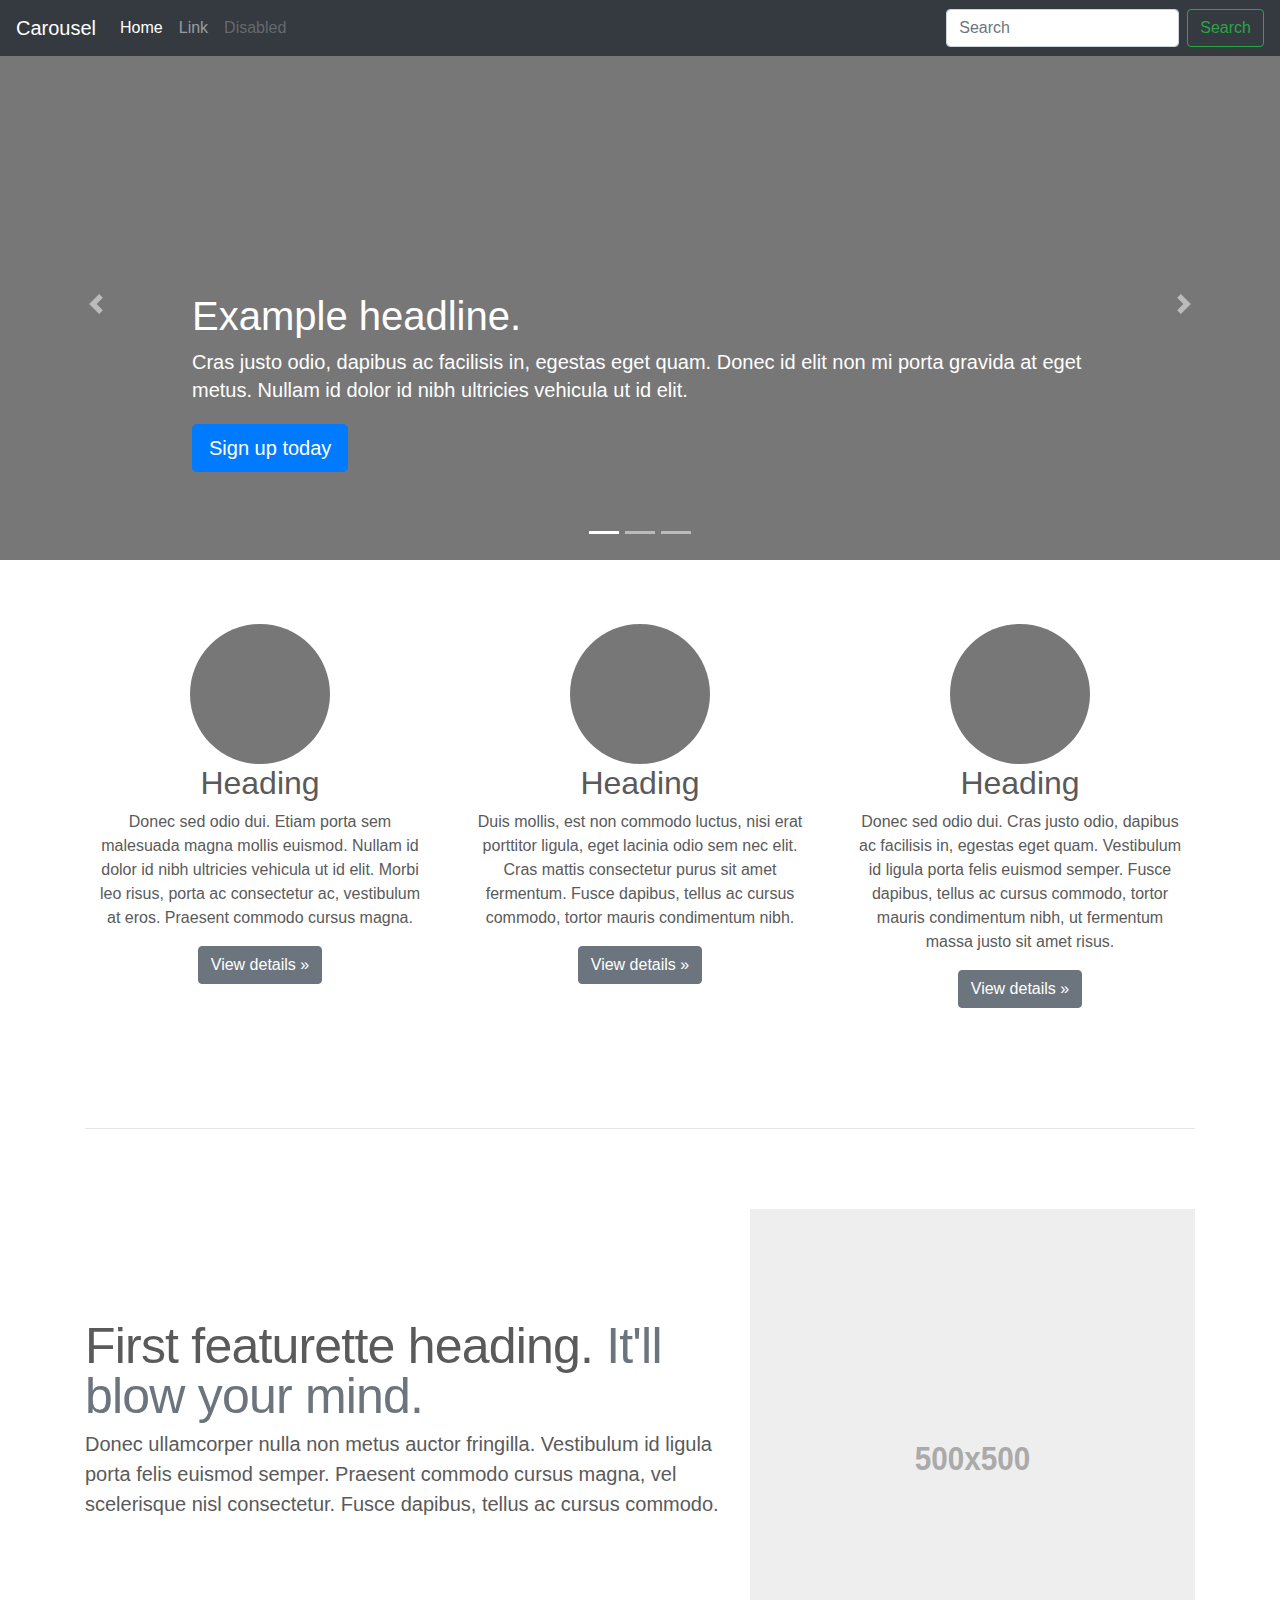
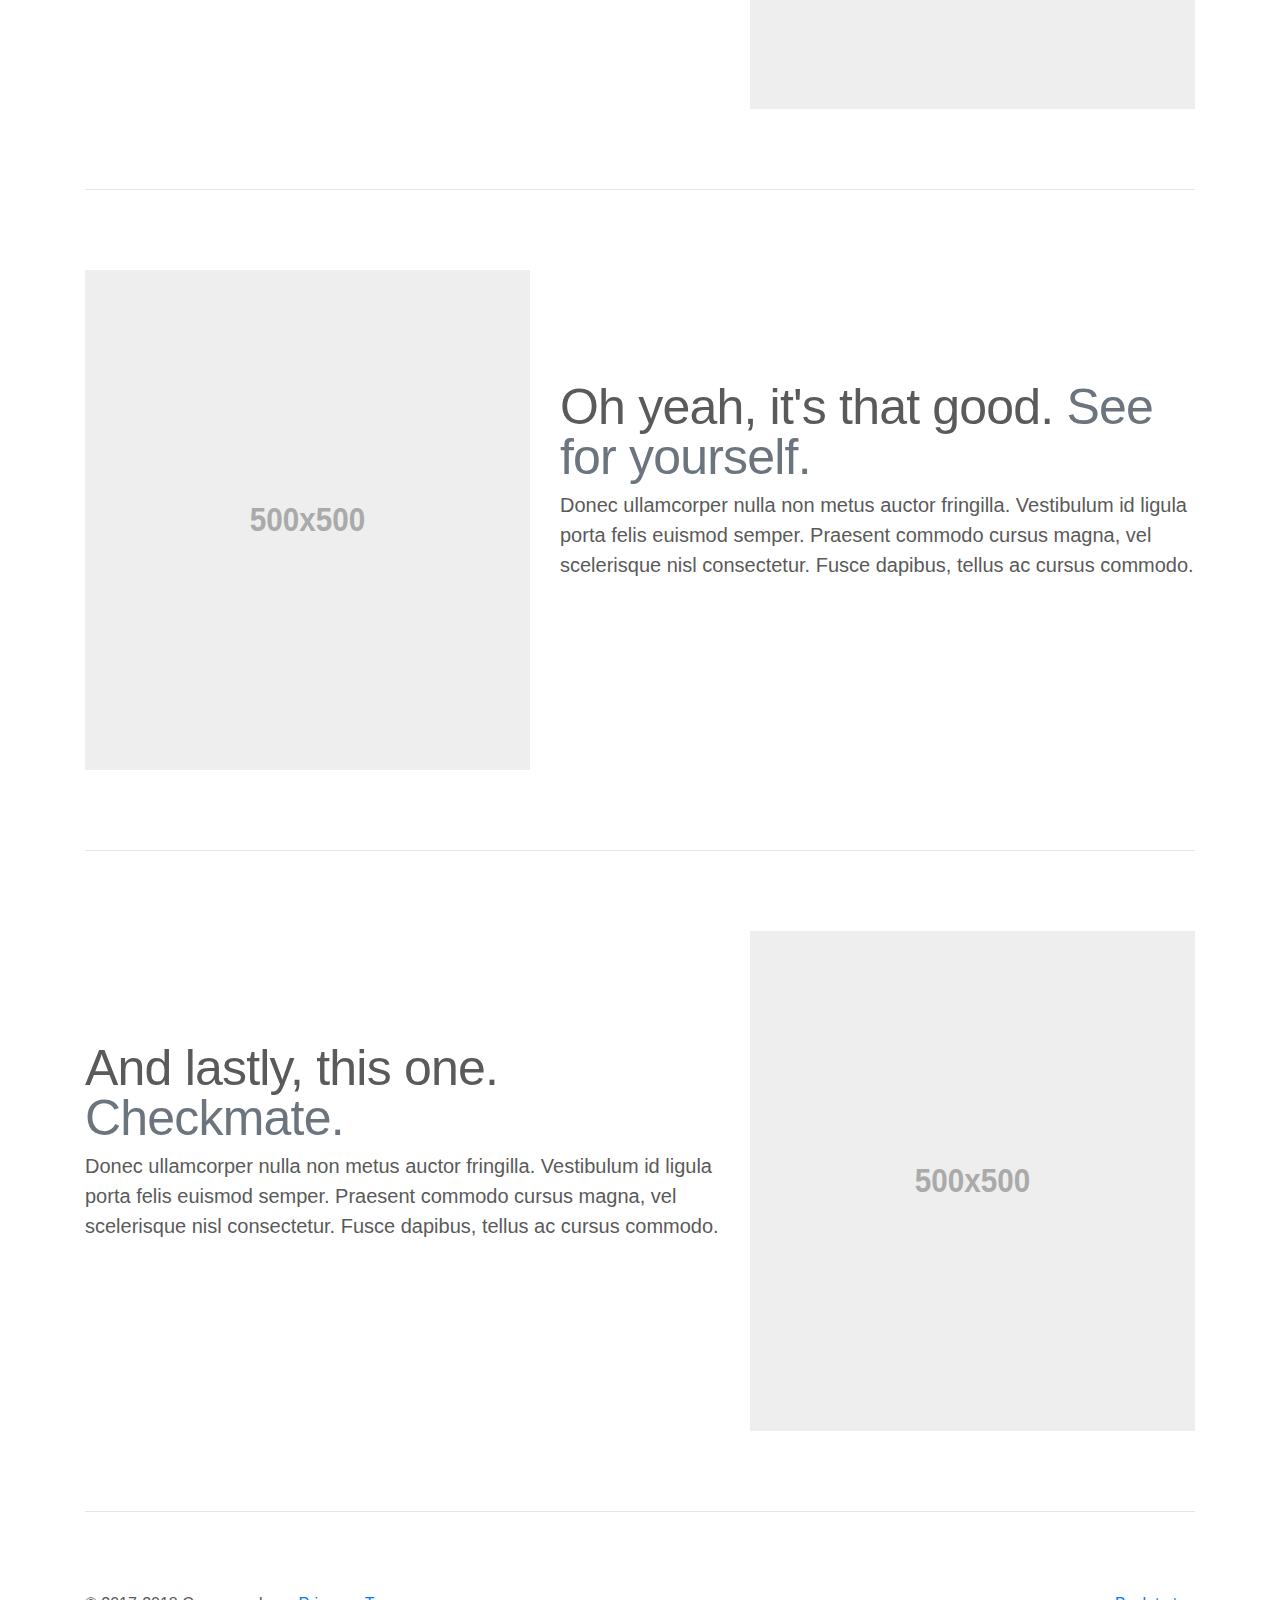
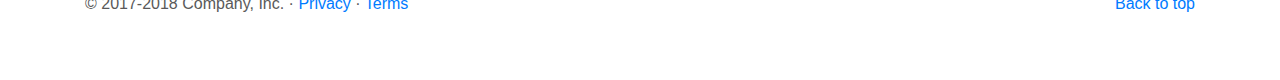
<file: Documents/Friday, 13 March 2020/bootstrap-4.0.0/docs/4.0/examples/carousel/index.html>
<!doctype html>
<html lang="en">
  <head>
    <meta charset="utf-8">
    <meta name="viewport" content="width=device-width, initial-scale=1, shrink-to-fit=no">
    <meta name="description" content="">
    <meta name="author" content="">
    <link rel="icon" href="../../../../favicon.ico">

    <title>Carousel Template for Bootstrap</title>

    <!-- Bootstrap core CSS -->
    <link href="../../../../dist/css/bootstrap.min.css" rel="stylesheet">

    <!-- Custom styles for this template -->
    <link href="carousel.css" rel="stylesheet">
  </head>
  <body>

    <header>
      <nav class="navbar navbar-expand-md navbar-dark fixed-top bg-dark">
        <a class="navbar-brand" href="#">Carousel</a>
        <button class="navbar-toggler" type="button" data-toggle="collapse" data-target="#navbarCollapse" aria-controls="navbarCollapse" aria-expanded="false" aria-label="Toggle navigation">
          <span class="navbar-toggler-icon"></span>
        </button>
        <div class="collapse navbar-collapse" id="navbarCollapse">
          <ul class="navbar-nav mr-auto">
            <li class="nav-item active">
              <a class="nav-link" href="#">Home <span class="sr-only">(current)</span></a>
            </li>
            <li class="nav-item">
              <a class="nav-link" href="#">Link</a>
            </li>
            <li class="nav-item">
              <a class="nav-link disabled" href="#">Disabled</a>
            </li>
          </ul>
          <form class="form-inline mt-2 mt-md-0">
            <input class="form-control mr-sm-2" type="text" placeholder="Search" aria-label="Search">
            <button class="btn btn-outline-success my-2 my-sm-0" type="submit">Search</button>
          </form>
        </div>
      </nav>
    </header>

    <main role="main">

      <div id="myCarousel" class="carousel slide" data-ride="carousel">
        <ol class="carousel-indicators">
          <li data-target="#myCarousel" data-slide-to="0" class="active"></li>
          <li data-target="#myCarousel" data-slide-to="1"></li>
          <li data-target="#myCarousel" data-slide-to="2"></li>
        </ol>
        <div class="carousel-inner">
          <div class="carousel-item active">
            <img class="first-slide" src="[data-uri]" alt="First slide">
            <div class="container">
              <div class="carousel-caption text-left">
                <h1>Example headline.</h1>
                <p>Cras justo odio, dapibus ac facilisis in, egestas eget quam. Donec id elit non mi porta gravida at eget metus. Nullam id dolor id nibh ultricies vehicula ut id elit.</p>
                <p><a class="btn btn-lg btn-primary" href="#" role="button">Sign up today</a></p>
              </div>
            </div>
          </div>
          <div class="carousel-item">
            <img class="second-slide" src="[data-uri]" alt="Second slide">
            <div class="container">
              <div class="carousel-caption">
                <h1>Another example headline.</h1>
                <p>Cras justo odio, dapibus ac facilisis in, egestas eget quam. Donec id elit non mi porta gravida at eget metus. Nullam id dolor id nibh ultricies vehicula ut id elit.</p>
                <p><a class="btn btn-lg btn-primary" href="#" role="button">Learn more</a></p>
              </div>
            </div>
          </div>
          <div class="carousel-item">
            <img class="third-slide" src="[data-uri]" alt="Third slide">
            <div class="container">
              <div class="carousel-caption text-right">
                <h1>One more for good measure.</h1>
                <p>Cras justo odio, dapibus ac facilisis in, egestas eget quam. Donec id elit non mi porta gravida at eget metus. Nullam id dolor id nibh ultricies vehicula ut id elit.</p>
                <p><a class="btn btn-lg btn-primary" href="#" role="button">Browse gallery</a></p>
              </div>
            </div>
          </div>
        </div>
        <a class="carousel-control-prev" href="#myCarousel" role="button" data-slide="prev">
          <span class="carousel-control-prev-icon" aria-hidden="true"></span>
          <span class="sr-only">Previous</span>
        </a>
        <a class="carousel-control-next" href="#myCarousel" role="button" data-slide="next">
          <span class="carousel-control-next-icon" aria-hidden="true"></span>
          <span class="sr-only">Next</span>
        </a>
      </div>


      <!-- Marketing messaging and featurettes
      ================================================== -->
      <!-- Wrap the rest of the page in another container to center all the content. -->

      <div class="container marketing">

        <!-- Three columns of text below the carousel -->
        <div class="row">
          <div class="col-lg-4">
            <img class="rounded-circle" src="[data-uri]" alt="Generic placeholder image" width="140" height="140">
            <h2>Heading</h2>
            <p>Donec sed odio dui. Etiam porta sem malesuada magna mollis euismod. Nullam id dolor id nibh ultricies vehicula ut id elit. Morbi leo risus, porta ac consectetur ac, vestibulum at eros. Praesent commodo cursus magna.</p>
            <p><a class="btn btn-secondary" href="#" role="button">View details &raquo;</a></p>
          </div><!-- /.col-lg-4 -->
          <div class="col-lg-4">
            <img class="rounded-circle" src="[data-uri]" alt="Generic placeholder image" width="140" height="140">
            <h2>Heading</h2>
            <p>Duis mollis, est non commodo luctus, nisi erat porttitor ligula, eget lacinia odio sem nec elit. Cras mattis consectetur purus sit amet fermentum. Fusce dapibus, tellus ac cursus commodo, tortor mauris condimentum nibh.</p>
            <p><a class="btn btn-secondary" href="#" role="button">View details &raquo;</a></p>
          </div><!-- /.col-lg-4 -->
          <div class="col-lg-4">
            <img class="rounded-circle" src="[data-uri]" alt="Generic placeholder image" width="140" height="140">
            <h2>Heading</h2>
            <p>Donec sed odio dui. Cras justo odio, dapibus ac facilisis in, egestas eget quam. Vestibulum id ligula porta felis euismod semper. Fusce dapibus, tellus ac cursus commodo, tortor mauris condimentum nibh, ut fermentum massa justo sit amet risus.</p>
            <p><a class="btn btn-secondary" href="#" role="button">View details &raquo;</a></p>
          </div><!-- /.col-lg-4 -->
        </div><!-- /.row -->


        <!-- START THE FEATURETTES -->

        <hr class="featurette-divider">

        <div class="row featurette">
          <div class="col-md-7">
            <h2 class="featurette-heading">First featurette heading. <span class="text-muted">It'll blow your mind.</span></h2>
            <p class="lead">Donec ullamcorper nulla non metus auctor fringilla. Vestibulum id ligula porta felis euismod semper. Praesent commodo cursus magna, vel scelerisque nisl consectetur. Fusce dapibus, tellus ac cursus commodo.</p>
          </div>
          <div class="col-md-5">
            <img class="featurette-image img-fluid mx-auto" data-src="holder.js/500x500/auto" alt="Generic placeholder image">
          </div>
        </div>

        <hr class="featurette-divider">

        <div class="row featurette">
          <div class="col-md-7 order-md-2">
            <h2 class="featurette-heading">Oh yeah, it's that good. <span class="text-muted">See for yourself.</span></h2>
            <p class="lead">Donec ullamcorper nulla non metus auctor fringilla. Vestibulum id ligula porta felis euismod semper. Praesent commodo cursus magna, vel scelerisque nisl consectetur. Fusce dapibus, tellus ac cursus commodo.</p>
          </div>
          <div class="col-md-5 order-md-1">
            <img class="featurette-image img-fluid mx-auto" data-src="holder.js/500x500/auto" alt="Generic placeholder image">
          </div>
        </div>

        <hr class="featurette-divider">

        <div class="row featurette">
          <div class="col-md-7">
            <h2 class="featurette-heading">And lastly, this one. <span class="text-muted">Checkmate.</span></h2>
            <p class="lead">Donec ullamcorper nulla non metus auctor fringilla. Vestibulum id ligula porta felis euismod semper. Praesent commodo cursus magna, vel scelerisque nisl consectetur. Fusce dapibus, tellus ac cursus commodo.</p>
          </div>
          <div class="col-md-5">
            <img class="featurette-image img-fluid mx-auto" data-src="holder.js/500x500/auto" alt="Generic placeholder image">
          </div>
        </div>

        <hr class="featurette-divider">

        <!-- /END THE FEATURETTES -->

      </div><!-- /.container -->


      <!-- FOOTER -->
      <footer class="container">
        <p class="float-right"><a href="#">Back to top</a></p>
        <p>&copy; 2017-2018 Company, Inc. &middot; <a href="#">Privacy</a> &middot; <a href="#">Terms</a></p>
      </footer>
    </main>

    <!-- Bootstrap core JavaScript
    ================================================== -->
    <!-- Placed at the end of the document so the pages load faster -->
    <script src="https://code.jquery.com/jquery-3.2.1.slim.min.js" integrity="sha384-KJ3o2DKtIkvYIK3UENzmM7KCkRr/rE9/Qpg6aAZGJwFDMVNA/GpGFF93hXpG5KkN" crossorigin="anonymous"></script>
    <script>window.jQuery || document.write('<script src="../../../../assets/js/vendor/jquery-slim.min.js"><\/script>')</script>
    <script src="../../../../assets/js/vendor/popper.min.js"></script>
    <script src="../../../../dist/js/bootstrap.min.js"></script>
    <!-- Just to make our placeholder images work. Don't actually copy the next line! -->
    <script src="../../../../assets/js/vendor/holder.min.js"></script>
  </body>
</html>
</file>
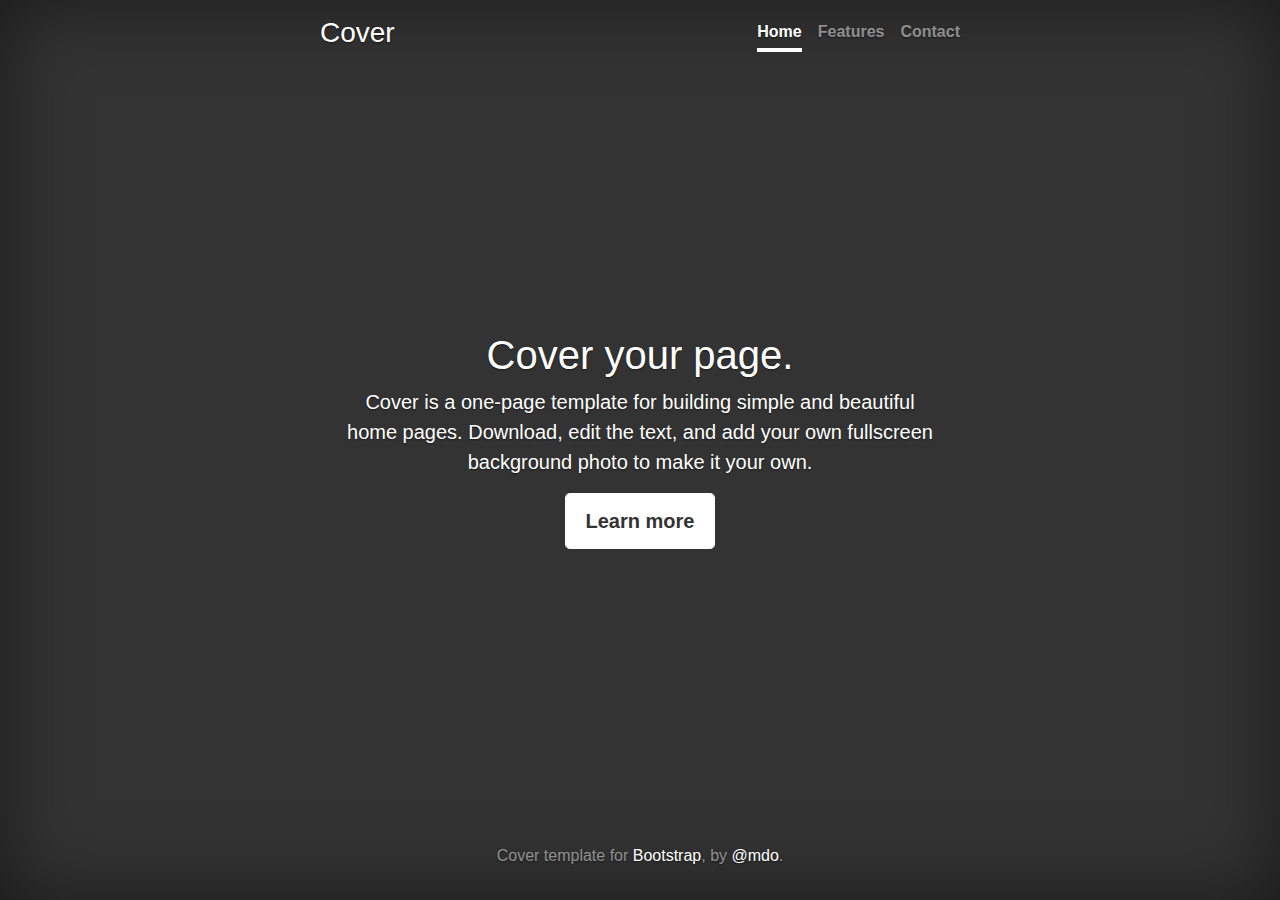
<file: Documents/Friday, 13 March 2020/bootstrap-4.0.0/docs/4.0/examples/cover/index.html>
<!doctype html>
<html lang="en">
  <head>
    <meta charset="utf-8">
    <meta name="viewport" content="width=device-width, initial-scale=1, shrink-to-fit=no">
    <meta name="description" content="">
    <meta name="author" content="">
    <link rel="icon" href="../../../../favicon.ico">

    <title>Cover Template for Bootstrap</title>

    <!-- Bootstrap core CSS -->
    <link href="../../../../dist/css/bootstrap.min.css" rel="stylesheet">

    <!-- Custom styles for this template -->
    <link href="cover.css" rel="stylesheet">
  </head>

  <body class="text-center">

    <div class="cover-container d-flex h-100 p-3 mx-auto flex-column">
      <header class="masthead mb-auto">
        <div class="inner">
          <h3 class="masthead-brand">Cover</h3>
          <nav class="nav nav-masthead justify-content-center">
            <a class="nav-link active" href="#">Home</a>
            <a class="nav-link" href="#">Features</a>
            <a class="nav-link" href="#">Contact</a>
          </nav>
        </div>
      </header>

      <main role="main" class="inner cover">
        <h1 class="cover-heading">Cover your page.</h1>
        <p class="lead">Cover is a one-page template for building simple and beautiful home pages. Download, edit the text, and add your own fullscreen background photo to make it your own.</p>
        <p class="lead">
          <a href="#" class="btn btn-lg btn-secondary">Learn more</a>
        </p>
      </main>

      <footer class="mastfoot mt-auto">
        <div class="inner">
          <p>Cover template for <a href="https://getbootstrap.com/">Bootstrap</a>, by <a href="https://twitter.com/mdo">@mdo</a>.</p>
        </div>
      </footer>
    </div>


    <!-- Bootstrap core JavaScript
    ================================================== -->
    <!-- Placed at the end of the document so the pages load faster -->
    <script src="https://code.jquery.com/jquery-3.2.1.slim.min.js" integrity="sha384-KJ3o2DKtIkvYIK3UENzmM7KCkRr/rE9/Qpg6aAZGJwFDMVNA/GpGFF93hXpG5KkN" crossorigin="anonymous"></script>
    <script>window.jQuery || document.write('<script src="../../../../assets/js/vendor/jquery-slim.min.js"><\/script>')</script>
    <script src="../../../../assets/js/vendor/popper.min.js"></script>
    <script src="../../../../dist/js/bootstrap.min.js"></script>
  </body>
</html>
</file>
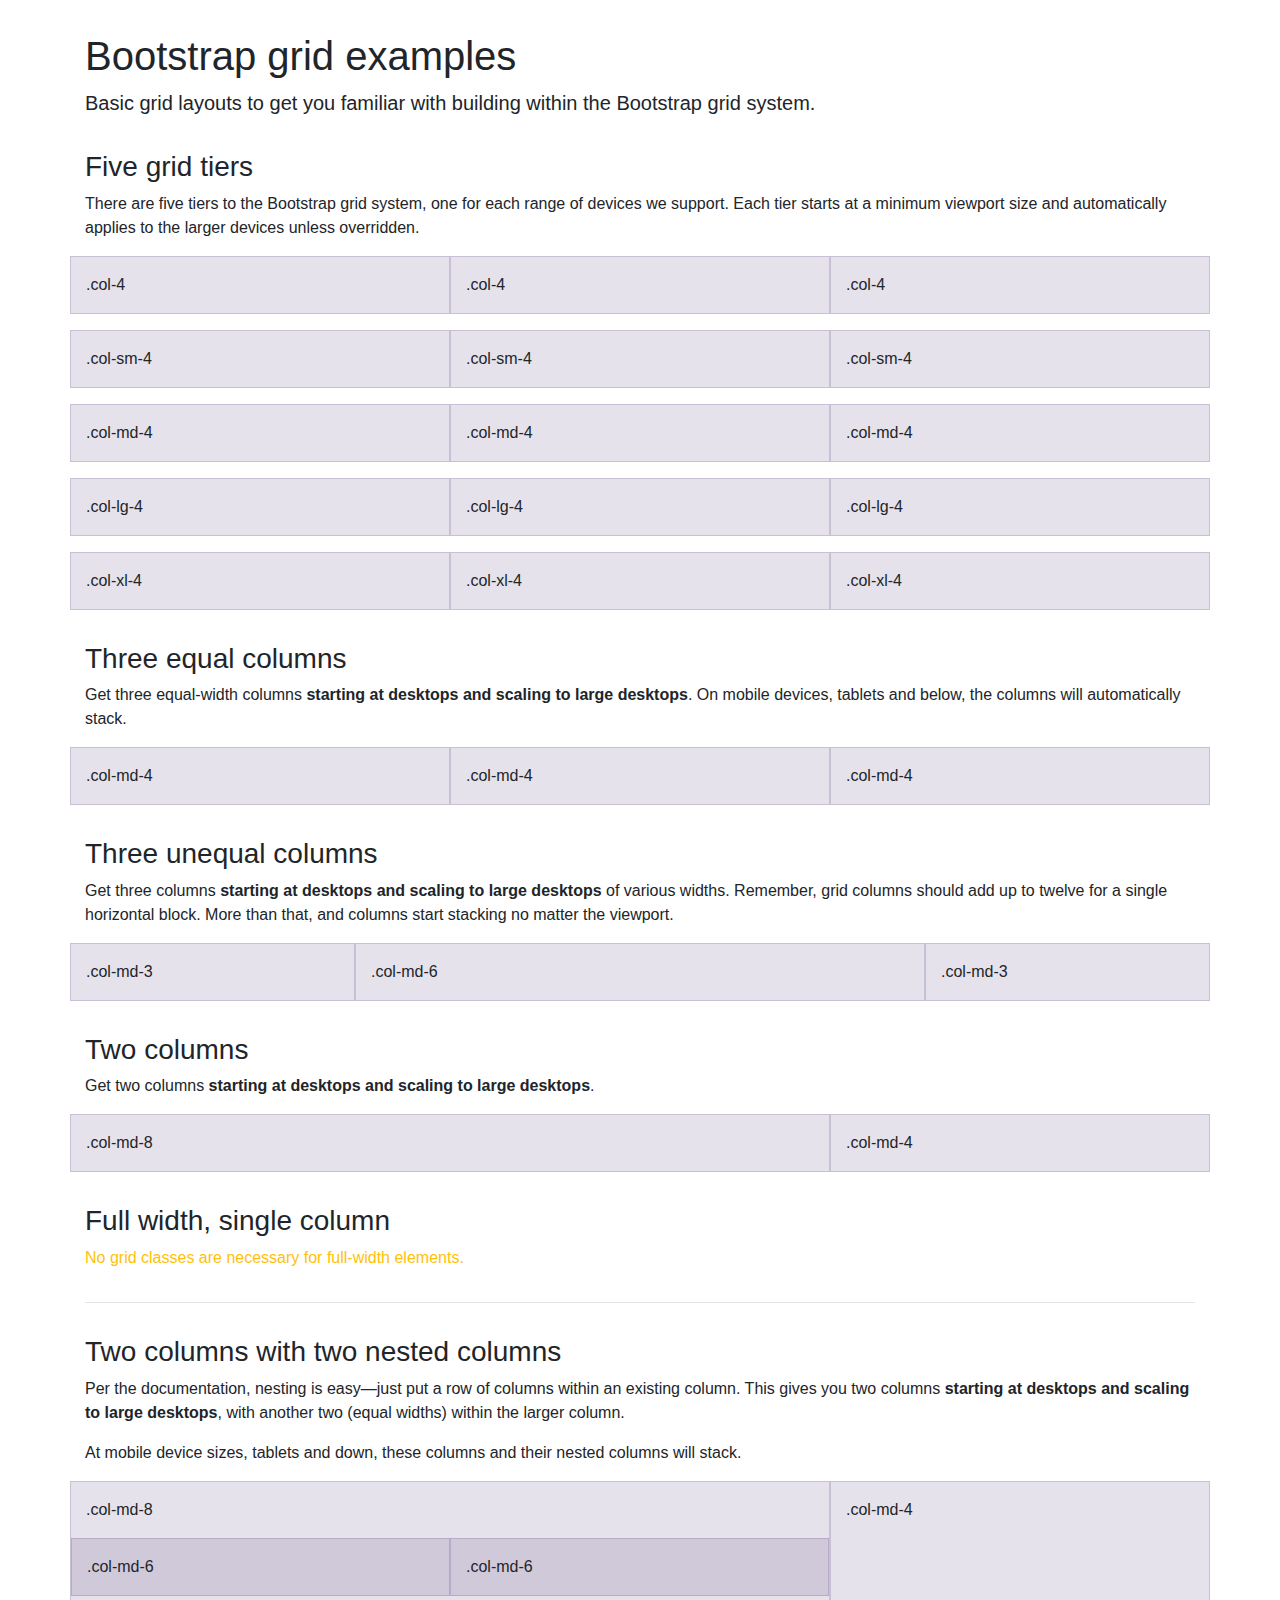
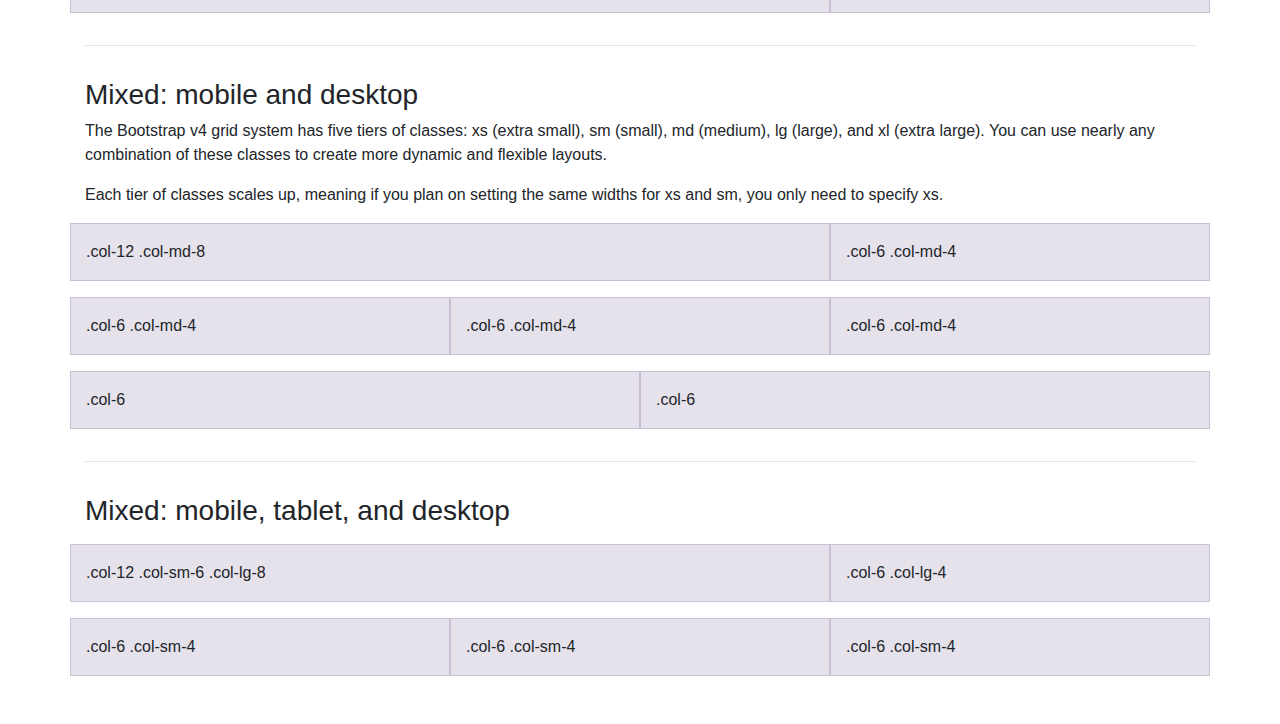
<file: Documents/Friday, 13 March 2020/bootstrap-4.0.0/docs/4.0/examples/grid/index.html>
<!doctype html>
<html lang="en">
  <head>
    <meta charset="utf-8">
    <meta name="viewport" content="width=device-width, initial-scale=1, shrink-to-fit=no">
    <meta name="description" content="">
    <meta name="author" content="">
    <link rel="icon" href="../../../../favicon.ico">

    <title>Grid Template for Bootstrap</title>

    <!-- Bootstrap core CSS -->
    <link href="../../../../dist/css/bootstrap.min.css" rel="stylesheet">

    <!-- Custom styles for this template -->
    <link href="grid.css" rel="stylesheet">
  </head>

  <body>
    <div class="container">

      <h1>Bootstrap grid examples</h1>
      <p class="lead">Basic grid layouts to get you familiar with building within the Bootstrap grid system.</p>

      <h3>Five grid tiers</h3>
      <p>There are five tiers to the Bootstrap grid system, one for each range of devices we support. Each tier starts at a minimum viewport size and automatically applies to the larger devices unless overridden.</p>

      <div class="row">
        <div class="col-4">.col-4</div>
        <div class="col-4">.col-4</div>
        <div class="col-4">.col-4</div>
      </div>

      <div class="row">
        <div class="col-sm-4">.col-sm-4</div>
        <div class="col-sm-4">.col-sm-4</div>
        <div class="col-sm-4">.col-sm-4</div>
      </div>

      <div class="row">
        <div class="col-md-4">.col-md-4</div>
        <div class="col-md-4">.col-md-4</div>
        <div class="col-md-4">.col-md-4</div>
      </div>

      <div class="row">
        <div class="col-lg-4">.col-lg-4</div>
        <div class="col-lg-4">.col-lg-4</div>
        <div class="col-lg-4">.col-lg-4</div>
      </div>

      <div class="row">
        <div class="col-xl-4">.col-xl-4</div>
        <div class="col-xl-4">.col-xl-4</div>
        <div class="col-xl-4">.col-xl-4</div>
      </div>

      <h3>Three equal columns</h3>
      <p>Get three equal-width columns <strong>starting at desktops and scaling to large desktops</strong>. On mobile devices, tablets and below, the columns will automatically stack.</p>
      <div class="row">
        <div class="col-md-4">.col-md-4</div>
        <div class="col-md-4">.col-md-4</div>
        <div class="col-md-4">.col-md-4</div>
      </div>

      <h3>Three unequal columns</h3>
      <p>Get three columns <strong>starting at desktops and scaling to large desktops</strong> of various widths. Remember, grid columns should add up to twelve for a single horizontal block. More than that, and columns start stacking no matter the viewport.</p>
      <div class="row">
        <div class="col-md-3">.col-md-3</div>
        <div class="col-md-6">.col-md-6</div>
        <div class="col-md-3">.col-md-3</div>
      </div>

      <h3>Two columns</h3>
      <p>Get two columns <strong>starting at desktops and scaling to large desktops</strong>.</p>
      <div class="row">
        <div class="col-md-8">.col-md-8</div>
        <div class="col-md-4">.col-md-4</div>
      </div>

      <h3>Full width, single column</h3>
      <p class="text-warning">No grid classes are necessary for full-width elements.</p>

      <hr>

      <h3>Two columns with two nested columns</h3>
      <p>Per the documentation, nesting is easy—just put a row of columns within an existing column. This gives you two columns <strong>starting at desktops and scaling to large desktops</strong>, with another two (equal widths) within the larger column.</p>
      <p>At mobile device sizes, tablets and down, these columns and their nested columns will stack.</p>
      <div class="row">
        <div class="col-md-8">
          .col-md-8
          <div class="row">
            <div class="col-md-6">.col-md-6</div>
            <div class="col-md-6">.col-md-6</div>
          </div>
        </div>
        <div class="col-md-4">.col-md-4</div>
      </div>

      <hr>

      <h3>Mixed: mobile and desktop</h3>
      <p>The Bootstrap v4 grid system has five tiers of classes: xs (extra small), sm (small), md (medium), lg (large), and xl (extra large). You can use nearly any combination of these classes to create more dynamic and flexible layouts.</p>
      <p>Each tier of classes scales up, meaning if you plan on setting the same widths for xs and sm, you only need to specify xs.</p>
      <div class="row">
        <div class="col-12 col-md-8">.col-12 .col-md-8</div>
        <div class="col-6 col-md-4">.col-6 .col-md-4</div>
      </div>
      <div class="row">
        <div class="col-6 col-md-4">.col-6 .col-md-4</div>
        <div class="col-6 col-md-4">.col-6 .col-md-4</div>
        <div class="col-6 col-md-4">.col-6 .col-md-4</div>
      </div>
      <div class="row">
        <div class="col-6">.col-6</div>
        <div class="col-6">.col-6</div>
      </div>

      <hr>

      <h3>Mixed: mobile, tablet, and desktop</h3>
      <p></p>
      <div class="row">
        <div class="col-12 col-sm-6 col-lg-8">.col-12 .col-sm-6 .col-lg-8</div>
        <div class="col-6 col-lg-4">.col-6 .col-lg-4</div>
      </div>
      <div class="row">
        <div class="col-6 col-sm-4">.col-6 .col-sm-4</div>
        <div class="col-6 col-sm-4">.col-6 .col-sm-4</div>
        <div class="col-6 col-sm-4">.col-6 .col-sm-4</div>
      </div>

    </div> <!-- /container -->
  </body>
</html>
</file>
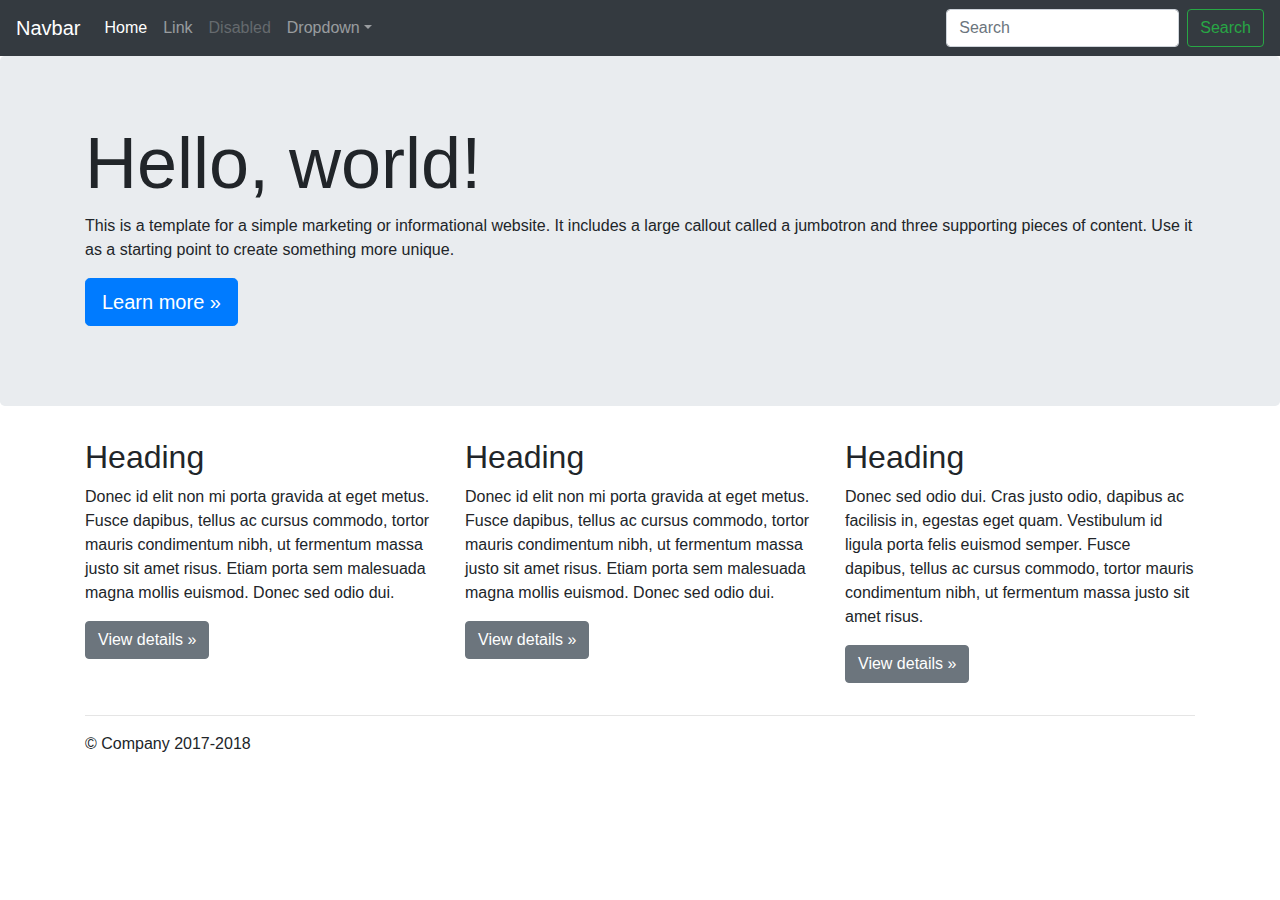
<file: Documents/Friday, 13 March 2020/bootstrap-4.0.0/docs/4.0/examples/jumbotron/index.html>
<!doctype html>
<html lang="en">
  <head>
    <meta charset="utf-8">
    <meta name="viewport" content="width=device-width, initial-scale=1, shrink-to-fit=no">
    <meta name="description" content="">
    <meta name="author" content="">
    <link rel="icon" href="../../../../favicon.ico">

    <title>Jumbotron Template for Bootstrap</title>

    <!-- Bootstrap core CSS -->
    <link href="../../../../dist/css/bootstrap.min.css" rel="stylesheet">

    <!-- Custom styles for this template -->
    <link href="jumbotron.css" rel="stylesheet">
  </head>

  <body>

    <nav class="navbar navbar-expand-md navbar-dark fixed-top bg-dark">
      <a class="navbar-brand" href="#">Navbar</a>
      <button class="navbar-toggler" type="button" data-toggle="collapse" data-target="#navbarsExampleDefault" aria-controls="navbarsExampleDefault" aria-expanded="false" aria-label="Toggle navigation">
        <span class="navbar-toggler-icon"></span>
      </button>

      <div class="collapse navbar-collapse" id="navbarsExampleDefault">
        <ul class="navbar-nav mr-auto">
          <li class="nav-item active">
            <a class="nav-link" href="#">Home <span class="sr-only">(current)</span></a>
          </li>
          <li class="nav-item">
            <a class="nav-link" href="#">Link</a>
          </li>
          <li class="nav-item">
            <a class="nav-link disabled" href="#">Disabled</a>
          </li>
          <li class="nav-item dropdown">
            <a class="nav-link dropdown-toggle" href="http://example.com" id="dropdown01" data-toggle="dropdown" aria-haspopup="true" aria-expanded="false">Dropdown</a>
            <div class="dropdown-menu" aria-labelledby="dropdown01">
              <a class="dropdown-item" href="#">Action</a>
              <a class="dropdown-item" href="#">Another action</a>
              <a class="dropdown-item" href="#">Something else here</a>
            </div>
          </li>
        </ul>
        <form class="form-inline my-2 my-lg-0">
          <input class="form-control mr-sm-2" type="text" placeholder="Search" aria-label="Search">
          <button class="btn btn-outline-success my-2 my-sm-0" type="submit">Search</button>
        </form>
      </div>
    </nav>

    <main role="main">

      <!-- Main jumbotron for a primary marketing message or call to action -->
      <div class="jumbotron">
        <div class="container">
          <h1 class="display-3">Hello, world!</h1>
          <p>This is a template for a simple marketing or informational website. It includes a large callout called a jumbotron and three supporting pieces of content. Use it as a starting point to create something more unique.</p>
          <p><a class="btn btn-primary btn-lg" href="#" role="button">Learn more &raquo;</a></p>
        </div>
      </div>

      <div class="container">
        <!-- Example row of columns -->
        <div class="row">
          <div class="col-md-4">
            <h2>Heading</h2>
            <p>Donec id elit non mi porta gravida at eget metus. Fusce dapibus, tellus ac cursus commodo, tortor mauris condimentum nibh, ut fermentum massa justo sit amet risus. Etiam porta sem malesuada magna mollis euismod. Donec sed odio dui. </p>
            <p><a class="btn btn-secondary" href="#" role="button">View details &raquo;</a></p>
          </div>
          <div class="col-md-4">
            <h2>Heading</h2>
            <p>Donec id elit non mi porta gravida at eget metus. Fusce dapibus, tellus ac cursus commodo, tortor mauris condimentum nibh, ut fermentum massa justo sit amet risus. Etiam porta sem malesuada magna mollis euismod. Donec sed odio dui. </p>
            <p><a class="btn btn-secondary" href="#" role="button">View details &raquo;</a></p>
          </div>
          <div class="col-md-4">
            <h2>Heading</h2>
            <p>Donec sed odio dui. Cras justo odio, dapibus ac facilisis in, egestas eget quam. Vestibulum id ligula porta felis euismod semper. Fusce dapibus, tellus ac cursus commodo, tortor mauris condimentum nibh, ut fermentum massa justo sit amet risus.</p>
            <p><a class="btn btn-secondary" href="#" role="button">View details &raquo;</a></p>
          </div>
        </div>

        <hr>

      </div> <!-- /container -->

    </main>

    <footer class="container">
      <p>&copy; Company 2017-2018</p>
    </footer>

    <!-- Bootstrap core JavaScript
    ================================================== -->
    <!-- Placed at the end of the document so the pages load faster -->
    <script src="https://code.jquery.com/jquery-3.2.1.slim.min.js" integrity="sha384-KJ3o2DKtIkvYIK3UENzmM7KCkRr/rE9/Qpg6aAZGJwFDMVNA/GpGFF93hXpG5KkN" crossorigin="anonymous"></script>
    <script>window.jQuery || document.write('<script src="../../../../assets/js/vendor/jquery-slim.min.js"><\/script>')</script>
    <script src="../../../../assets/js/vendor/popper.min.js"></script>
    <script src="../../../../dist/js/bootstrap.min.js"></script>
  </body>
</html>
</file>
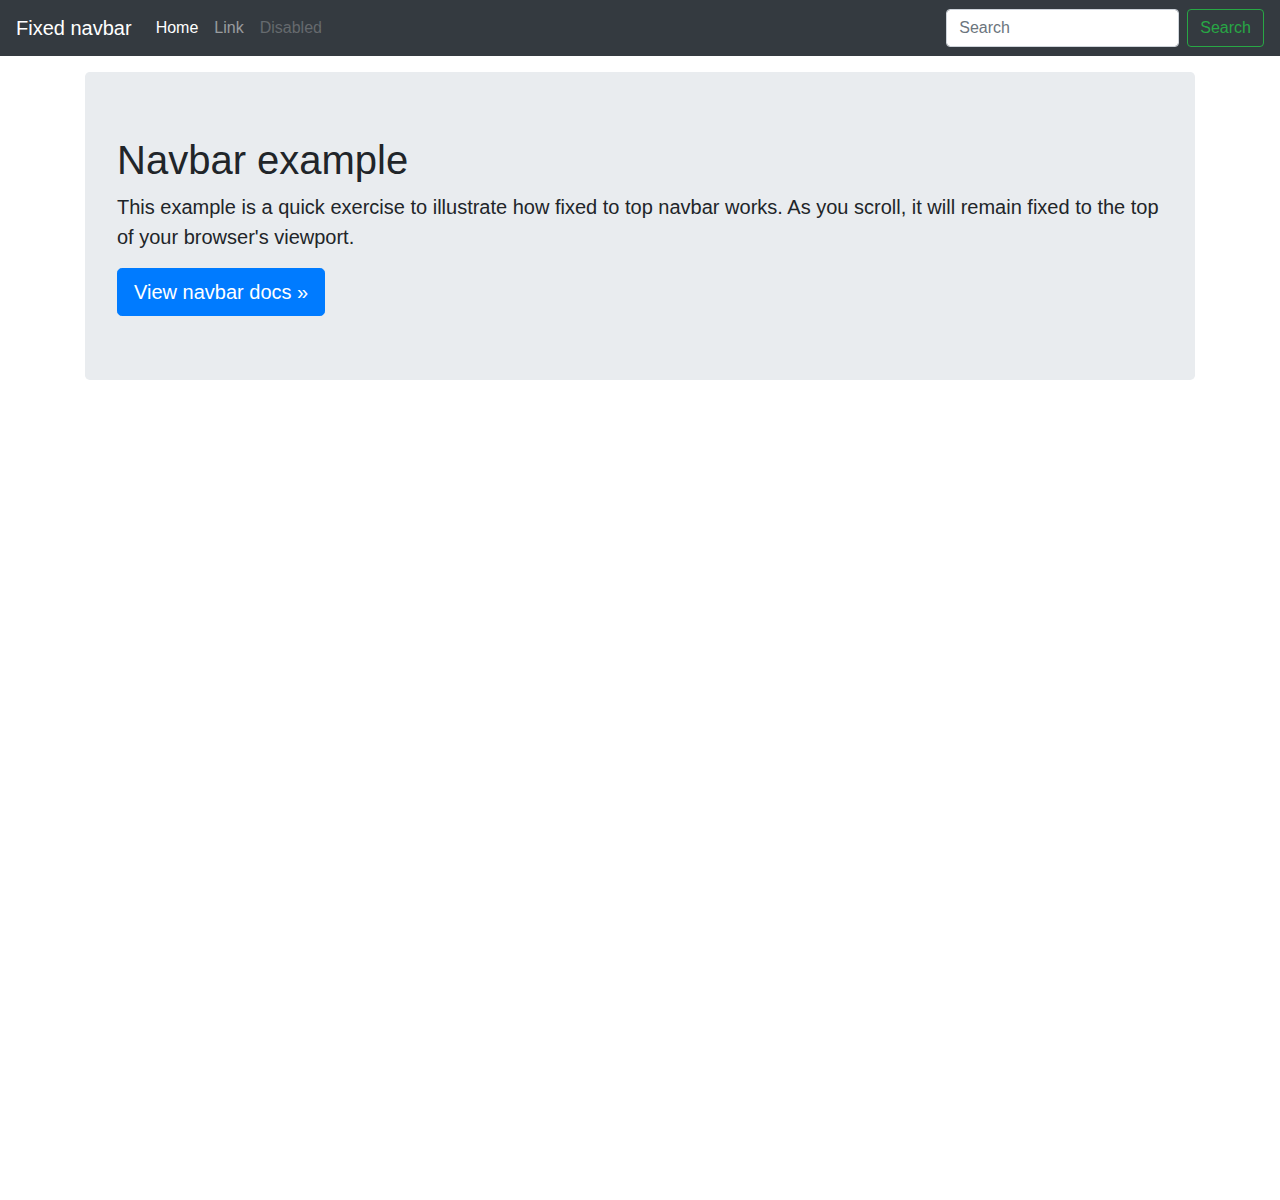
<file: Documents/Friday, 13 March 2020/bootstrap-4.0.0/docs/4.0/examples/navbar-fixed/index.html>
<!doctype html>
<html lang="en">
  <head>
    <meta charset="utf-8">
    <meta name="viewport" content="width=device-width, initial-scale=1, shrink-to-fit=no">
    <meta name="description" content="">
    <meta name="author" content="">
    <link rel="icon" href="../../../../favicon.ico">

    <title>Fixed top navbar example for Bootstrap</title>

    <!-- Bootstrap core CSS -->
    <link href="../../../../dist/css/bootstrap.min.css" rel="stylesheet">

    <!-- Custom styles for this template -->
    <link href="navbar-top-fixed.css" rel="stylesheet">
  </head>

  <body>

    <nav class="navbar navbar-expand-md navbar-dark fixed-top bg-dark">
      <a class="navbar-brand" href="#">Fixed navbar</a>
      <button class="navbar-toggler" type="button" data-toggle="collapse" data-target="#navbarCollapse" aria-controls="navbarCollapse" aria-expanded="false" aria-label="Toggle navigation">
        <span class="navbar-toggler-icon"></span>
      </button>
      <div class="collapse navbar-collapse" id="navbarCollapse">
        <ul class="navbar-nav mr-auto">
          <li class="nav-item active">
            <a class="nav-link" href="#">Home <span class="sr-only">(current)</span></a>
          </li>
          <li class="nav-item">
            <a class="nav-link" href="#">Link</a>
          </li>
          <li class="nav-item">
            <a class="nav-link disabled" href="#">Disabled</a>
          </li>
        </ul>
        <form class="form-inline mt-2 mt-md-0">
          <input class="form-control mr-sm-2" type="text" placeholder="Search" aria-label="Search">
          <button class="btn btn-outline-success my-2 my-sm-0" type="submit">Search</button>
        </form>
      </div>
    </nav>

    <main role="main" class="container">
      <div class="jumbotron">
        <h1>Navbar example</h1>
        <p class="lead">This example is a quick exercise to illustrate how fixed to top navbar works. As you scroll, it will remain fixed to the top of your browser's viewport.</p>
        <a class="btn btn-lg btn-primary" href="../../components/navbar/" role="button">View navbar docs &raquo;</a>
      </div>
    </main>

    <!-- Bootstrap core JavaScript
    ================================================== -->
    <!-- Placed at the end of the document so the pages load faster -->
    <script src="https://code.jquery.com/jquery-3.2.1.slim.min.js" integrity="sha384-KJ3o2DKtIkvYIK3UENzmM7KCkRr/rE9/Qpg6aAZGJwFDMVNA/GpGFF93hXpG5KkN" crossorigin="anonymous"></script>
    <script>window.jQuery || document.write('<script src="../../../../assets/js/vendor/jquery-slim.min.js"><\/script>')</script>
    <script src="../../../../assets/js/vendor/popper.min.js"></script>
    <script src="../../../../dist/js/bootstrap.min.js"></script>
  </body>
</html>
</file>
<file: Documents/Friday, 13 March 2020/bootstrap-4.0.0/docs/4.0/examples/album/album.css>
:root {
  --jumbotron-padding-y: 3rem;
}

.jumbotron {
  padding-top: var(--jumbotron-padding-y);
  padding-bottom: var(--jumbotron-padding-y);
  margin-bottom: 0;
  background-color: #fff;
}
@media (min-width: 768px) {
  .jumbotron {
    padding-top: calc(var(--jumbotron-padding-y) * 2);
    padding-bottom: calc(var(--jumbotron-padding-y) * 2);
  }
}

.jumbotron p:last-child {
  margin-bottom: 0;
}

.jumbotron-heading {
  font-weight: 300;
}

.jumbotron .container {
  max-width: 40rem;
}

footer {
  padding-top: 3rem;
  padding-bottom: 3rem;
}

footer p {
  margin-bottom: .25rem;
}

.box-shadow { box-shadow: 0 .25rem .75rem rgba(0, 0, 0, .05); }
</file>
<file: Documents/Friday, 13 March 2020/bootstrap-4.0.0/docs/4.0/examples/blog/blog.css>
/* stylelint-disable selector-list-comma-newline-after */

.blog-header {
  line-height: 1;
  border-bottom: 1px solid #e5e5e5;
}

.blog-header-logo {
  font-family: "Playfair Display", Georgia, "Times New Roman", serif;
  font-size: 2.25rem;
}

.blog-header-logo:hover {
  text-decoration: none;
}

h1, h2, h3, h4, h5, h6 {
  font-family: "Playfair Display", Georgia, "Times New Roman", serif;
}

.display-4 {
  font-size: 2.5rem;
}
@media (min-width: 768px) {
  .display-4 {
    font-size: 3rem;
  }
}

.nav-scroller {
  position: relative;
  z-index: 2;
  height: 2.75rem;
  overflow-y: hidden;
}

.nav-scroller .nav {
  display: -webkit-box;
  display: -ms-flexbox;
  display: flex;
  -ms-flex-wrap: nowrap;
  flex-wrap: nowrap;
  padding-bottom: 1rem;
  margin-top: -1px;
  overflow-x: auto;
  text-align: center;
  white-space: nowrap;
  -webkit-overflow-scrolling: touch;
}

.nav-scroller .nav-link {
  padding-top: .75rem;
  padding-bottom: .75rem;
  font-size: .875rem;
}

.card-img-right {
  height: 100%;
  border-radius: 0 3px 3px 0;
}

.flex-auto {
  -ms-flex: 0 0 auto;
  -webkit-box-flex: 0;
  flex: 0 0 auto;
}

.h-250 { height: 250px; }
@media (min-width: 768px) {
  .h-md-250 { height: 250px; }
}

.border-top { border-top: 1px solid #e5e5e5; }
.border-bottom { border-bottom: 1px solid #e5e5e5; }

.box-shadow { box-shadow: 0 .25rem .75rem rgba(0, 0, 0, .05); }

/*
 * Blog name and description
 */
.blog-title {
  margin-bottom: 0;
  font-size: 2rem;
  font-weight: 400;
}
.blog-description {
  font-size: 1.1rem;
  color: #999;
}

@media (min-width: 40em) {
  .blog-title {
    font-size: 3.5rem;
  }
}

/* Pagination */
.blog-pagination {
  margin-bottom: 4rem;
}
.blog-pagination > .btn {
  border-radius: 2rem;
}

/*
 * Blog posts
 */
.blog-post {
  margin-bottom: 4rem;
}
.blog-post-title {
  margin-bottom: .25rem;
  font-size: 2.5rem;
}
.blog-post-meta {
  margin-bottom: 1.25rem;
  color: #999;
}

/*
 * Footer
 */
.blog-footer {
  padding: 2.5rem 0;
  color: #999;
  text-align: center;
  background-color: #f9f9f9;
  border-top: .05rem solid #e5e5e5;
}
.blog-footer p:last-child {
  margin-bottom: 0;
}
</file>
<file: Documents/Friday, 13 March 2020/bootstrap-4.0.0/docs/4.0/examples/carousel/carousel.css>
/* GLOBAL STYLES
-------------------------------------------------- */
/* Padding below the footer and lighter body text */

body {
  padding-top: 3rem;
  padding-bottom: 3rem;
  color: #5a5a5a;
}


/* CUSTOMIZE THE CAROUSEL
-------------------------------------------------- */

/* Carousel base class */
.carousel {
  margin-bottom: 4rem;
}
/* Since positioning the image, we need to help out the caption */
.carousel-caption {
  bottom: 3rem;
  z-index: 10;
}

/* Declare heights because of positioning of img element */
.carousel-item {
  height: 32rem;
  background-color: #777;
}
.carousel-item > img {
  position: absolute;
  top: 0;
  left: 0;
  min-width: 100%;
  height: 32rem;
}


/* MARKETING CONTENT
-------------------------------------------------- */

/* Center align the text within the three columns below the carousel */
.marketing .col-lg-4 {
  margin-bottom: 1.5rem;
  text-align: center;
}
.marketing h2 {
  font-weight: 400;
}
.marketing .col-lg-4 p {
  margin-right: .75rem;
  margin-left: .75rem;
}


/* Featurettes
------------------------- */

.featurette-divider {
  margin: 5rem 0; /* Space out the Bootstrap <hr> more */
}

/* Thin out the marketing headings */
.featurette-heading {
  font-weight: 300;
  line-height: 1;
  letter-spacing: -.05rem;
}


/* RESPONSIVE CSS
-------------------------------------------------- */

@media (min-width: 40em) {
  /* Bump up size of carousel content */
  .carousel-caption p {
    margin-bottom: 1.25rem;
    font-size: 1.25rem;
    line-height: 1.4;
  }

  .featurette-heading {
    font-size: 50px;
  }
}

@media (min-width: 62em) {
  .featurette-heading {
    margin-top: 7rem;
  }
}
</file>
<file: Documents/Friday, 13 March 2020/bootstrap-4.0.0/docs/4.0/examples/cover/cover.css>
/*
 * Globals
 */

/* Links */
a,
a:focus,
a:hover {
  color: #fff;
}

/* Custom default button */
.btn-secondary,
.btn-secondary:hover,
.btn-secondary:focus {
  color: #333;
  text-shadow: none; /* Prevent inheritance from `body` */
  background-color: #fff;
  border: .05rem solid #fff;
}


/*
 * Base structure
 */

html,
body {
  height: 100%;
  background-color: #333;
}

body {
  display: -ms-flexbox;
  display: -webkit-box;
  display: flex;
  -ms-flex-pack: center;
  -webkit-box-pack: center;
  justify-content: center;
  color: #fff;
  text-shadow: 0 .05rem .1rem rgba(0, 0, 0, .5);
  box-shadow: inset 0 0 5rem rgba(0, 0, 0, .5);
}

.cover-container {
  max-width: 42em;
}


/*
 * Header
 */
.masthead {
  margin-bottom: 2rem;
}

.masthead-brand {
  margin-bottom: 0;
}

.nav-masthead .nav-link {
  padding: .25rem 0;
  font-weight: 700;
  color: rgba(255, 255, 255, .5);
  background-color: transparent;
  border-bottom: .25rem solid transparent;
}

.nav-masthead .nav-link:hover,
.nav-masthead .nav-link:focus {
  border-bottom-color: rgba(255, 255, 255, .25);
}

.nav-masthead .nav-link + .nav-link {
  margin-left: 1rem;
}

.nav-masthead .active {
  color: #fff;
  border-bottom-color: #fff;
}

@media (min-width: 48em) {
  .masthead-brand {
    float: left;
  }
  .nav-masthead {
    float: right;
  }
}


/*
 * Cover
 */
.cover {
  padding: 0 1.5rem;
}
.cover .btn-lg {
  padding: .75rem 1.25rem;
  font-weight: 700;
}


/*
 * Footer
 */
.mastfoot {
  color: rgba(255, 255, 255, .5);
}
</file>
<file: Documents/Friday, 13 March 2020/bootstrap-4.0.0/docs/4.0/examples/grid/grid.css>
body {
  padding-top: 2rem;
  padding-bottom: 2rem;
}

h3 {
  margin-top: 2rem;
}

.row {
  margin-bottom: 1rem;
}
.row .row {
  margin-top: 1rem;
  margin-bottom: 0;
}
[class*="col-"] {
  padding-top: 1rem;
  padding-bottom: 1rem;
  background-color: rgba(86, 61, 124, .15);
  border: 1px solid rgba(86, 61, 124, .2);
}

hr {
  margin-top: 2rem;
  margin-bottom: 2rem;
}
</file>
<file: Documents/Friday, 13 March 2020/bootstrap-4.0.0/docs/4.0/examples/jumbotron/jumbotron.css>
/* Move down content because we have a fixed navbar that is 3.5rem tall */
body {
  padding-top: 3.5rem;
}
</file>
<file: Documents/Friday, 13 March 2020/bootstrap-4.0.0/docs/4.0/examples/navbar-fixed/navbar-top-fixed.css>
/* Show it is fixed to the top */
body {
  min-height: 75rem;
  padding-top: 4.5rem;
}
</file>
<file: Documents/Friday, 13 March 2020/bootstrap-4.0.0/js/tests/vendor/qunit.css>
/*!
 * QUnit 2.4.1
 * https://qunitjs.com/
 *
 * Copyright jQuery Foundation and other contributors
 * Released under the MIT license
 * https://jquery.org/license
 *
 * Date: 2017-10-22T05:12Z
 */

/** Font Family and Sizes */

#qunit-tests, #qunit-header, #qunit-banner, #qunit-testrunner-toolbar, #qunit-filteredTest, #qunit-userAgent, #qunit-testresult {
	font-family: "Helvetica Neue Light", "HelveticaNeue-Light", "Helvetica Neue", Calibri, Helvetica, Arial, sans-serif;
}

#qunit-testrunner-toolbar, #qunit-filteredTest, #qunit-userAgent, #qunit-testresult, #qunit-tests li { font-size: small; }
#qunit-tests { font-size: smaller; }


/** Resets */

#qunit-tests, #qunit-header, #qunit-banner, #qunit-filteredTest, #qunit-userAgent, #qunit-testresult, #qunit-modulefilter {
	margin: 0;
	padding: 0;
}


/** Header (excluding toolbar) */

#qunit-header {
	padding: 0.5em 0 0.5em 1em;

	color: #8699A4;
	background-color: #0D3349;

	font-size: 1.5em;
	line-height: 1em;
	font-weight: 400;

	border-radius: 5px 5px 0 0;
}

#qunit-header a {
	text-decoration: none;
	color: #C2CCD1;
}

#qunit-header a:hover,
#qunit-header a:focus {
	color: #FFF;
}

#qunit-banner {
	height: 5px;
}

#qunit-filteredTest {
	padding: 0.5em 1em 0.5em 1em;
	color: #366097;
	background-color: #F4FF77;
}

#qunit-userAgent {
	padding: 0.5em 1em 0.5em 1em;
	color: #FFF;
	background-color: #2B81AF;
	text-shadow: rgba(0, 0, 0, 0.5) 2px 2px 1px;
}


/** Toolbar */

#qunit-testrunner-toolbar {
	padding: 0.5em 1em 0.5em 1em;
	color: #5E740B;
	background-color: #EEE;
}

#qunit-testrunner-toolbar .clearfix {
	height: 0;
	clear: both;
}

#qunit-testrunner-toolbar label {
	display: inline-block;
}

#qunit-testrunner-toolbar input[type=checkbox],
#qunit-testrunner-toolbar input[type=radio] {
	margin: 3px;
	vertical-align: -2px;
}

#qunit-testrunner-toolbar input[type=text] {
	box-sizing: border-box;
	height: 1.6em;
}

.qunit-url-config,
.qunit-filter,
#qunit-modulefilter {
	display: inline-block;
	line-height: 2.1em;
}

.qunit-filter,
#qunit-modulefilter {
	float: right;
	position: relative;
	margin-left: 1em;
}

.qunit-url-config label {
	margin-right: 0.5em;
}

#qunit-modulefilter-search {
	box-sizing: border-box;
	width: 400px;
}

#qunit-modulefilter-search-container:after {
	position: absolute;
	right: 0.3em;
	content: "\25bc";
	color: black;
}

#qunit-modulefilter-dropdown {
	/* align with #qunit-modulefilter-search */
	box-sizing: border-box;
	width: 400px;
	position: absolute;
	right: 0;
	top: 50%;
	margin-top: 0.8em;

	border: 1px solid #D3D3D3;
	border-top: none;
	border-radius: 0 0 .25em .25em;
	color: #000;
	background-color: #F5F5F5;
	z-index: 99;
}

#qunit-modulefilter-dropdown a {
	color: inherit;
	text-decoration: none;
}

#qunit-modulefilter-dropdown .clickable.checked {
	font-weight: bold;
	color: #000;
	background-color: #D2E0E6;
}

#qunit-modulefilter-dropdown .clickable:hover {
	color: #FFF;
	background-color: #0D3349;
}

#qunit-modulefilter-actions {
	display: block;
	overflow: auto;

	/* align with #qunit-modulefilter-dropdown-list */
	font: smaller/1.5em sans-serif;
}

#qunit-modulefilter-dropdown #qunit-modulefilter-actions > * {
	box-sizing: border-box;
	max-height: 2.8em;
	display: block;
	padding: 0.4em;
}

#qunit-modulefilter-dropdown #qunit-modulefilter-actions > button {
	float: right;
	font: inherit;
}

#qunit-modulefilter-dropdown #qunit-modulefilter-actions > :last-child {
	/* insert padding to align with checkbox margins */
	padding-left: 3px;
}

#qunit-modulefilter-dropdown-list {
	max-height: 200px;
	overflow-y: auto;
	margin: 0;
	border-top: 2px groove threedhighlight;
	padding: 0.4em 0 0;
	font: smaller/1.5em sans-serif;
}

#qunit-modulefilter-dropdown-list li {
	white-space: nowrap;
	overflow: hidden;
	text-overflow: ellipsis;
}

#qunit-modulefilter-dropdown-list .clickable {
	display: block;
	padding-left: 0.15em;
}


/** Tests: Pass/Fail */

#qunit-tests {
	list-style-position: inside;
}

#qunit-tests li {
	padding: 0.4em 1em 0.4em 1em;
	border-bottom: 1px solid #FFF;
	list-style-position: inside;
}

#qunit-tests > li {
	display: none;
}

#qunit-tests li.running,
#qunit-tests li.pass,
#qunit-tests li.fail,
#qunit-tests li.skipped,
#qunit-tests li.aborted {
	display: list-item;
}

#qunit-tests.hidepass {
	position: relative;
}

#qunit-tests.hidepass li.running,
#qunit-tests.hidepass li.pass:not(.todo) {
	visibility: hidden;
	position: absolute;
	width:   0;
	height:  0;
	padding: 0;
	border:  0;
	margin:  0;
}

#qunit-tests li strong {
	cursor: pointer;
}

#qunit-tests li.skipped strong {
	cursor: default;
}

#qunit-tests li a {
	padding: 0.5em;
	color: #C2CCD1;
	text-decoration: none;
}

#qunit-tests li p a {
	padding: 0.25em;
	color: #6B6464;
}
#qunit-tests li a:hover,
#qunit-tests li a:focus {
	color: #000;
}

#qunit-tests li .runtime {
	float: right;
	font-size: smaller;
}

.qunit-assert-list {
	margin-top: 0.5em;
	padding: 0.5em;

	background-color: #FFF;

	border-radius: 5px;
}

.qunit-source {
	margin: 0.6em 0 0.3em;
}

.qunit-collapsed {
	display: none;
}

#qunit-tests table {
	border-collapse: collapse;
	margin-top: 0.2em;
}

#qunit-tests th {
	text-align: right;
	vertical-align: top;
	padding: 0 0.5em 0 0;
}

#qunit-tests td {
	vertical-align: top;
}

#qunit-tests pre {
	margin: 0;
	white-space: pre-wrap;
	word-wrap: break-word;
}

#qunit-tests del {
	color: #374E0C;
	background-color: #E0F2BE;
	text-decoration: none;
}

#qunit-tests ins {
	color: #500;
	background-color: #FFCACA;
	text-decoration: none;
}

/*** Test Counts */

#qunit-tests b.counts                       { color: #000; }
#qunit-tests b.passed                       { color: #5E740B; }
#qunit-tests b.failed                       { color: #710909; }

#qunit-tests li li {
	padding: 5px;
	background-color: #FFF;
	border-bottom: none;
	list-style-position: inside;
}

/*** Passing Styles */

#qunit-tests li li.pass {
	color: #3C510C;
	background-color: #FFF;
	border-left: 10px solid #C6E746;
}

#qunit-tests .pass                          { color: #528CE0; background-color: #D2E0E6; }
#qunit-tests .pass .test-name               { color: #366097; }

#qunit-tests .pass .test-actual,
#qunit-tests .pass .test-expected           { color: #999; }

#qunit-banner.qunit-pass                    { background-color: #C6E746; }

/*** Failing Styles */

#qunit-tests li li.fail {
	color: #710909;
	background-color: #FFF;
	border-left: 10px solid #EE5757;
	white-space: pre;
}

#qunit-tests > li:last-child {
	border-radius: 0 0 5px 5px;
}

#qunit-tests .fail                          { color: #000; background-color: #EE5757; }
#qunit-tests .fail .test-name,
#qunit-tests .fail .module-name             { color: #000; }

#qunit-tests .fail .test-actual             { color: #EE5757; }
#qunit-tests .fail .test-expected           { color: #008000; }

#qunit-banner.qunit-fail                    { background-color: #EE5757; }


/*** Aborted tests */
#qunit-tests .aborted { color: #000; background-color: orange; }
/*** Skipped tests */

#qunit-tests .skipped {
	background-color: #EBECE9;
}

#qunit-tests .qunit-todo-label,
#qunit-tests .qunit-skipped-label {
	background-color: #F4FF77;
	display: inline-block;
	font-style: normal;
	color: #366097;
	line-height: 1.8em;
	padding: 0 0.5em;
	margin: -0.4em 0.4em -0.4em 0;
}

#qunit-tests .qunit-todo-label {
	background-color: #EEE;
}

/** Result */

#qunit-testresult {
	color: #2B81AF;
	background-color: #D2E0E6;

	border-bottom: 1px solid #FFF;
}
#qunit-testresult .clearfix {
	height: 0;
	clear: both;
}
#qunit-testresult .module-name {
	font-weight: 700;
}
#qunit-testresult-display {
	padding: 0.5em 1em 0.5em 1em;
	width: 85%;
	float:left;
}
#qunit-testresult-controls {
	padding: 0.5em 1em 0.5em 1em;
  width: 10%;
	float:left;
}

/** Fixture */

#qunit-fixture {
	position: absolute;
	top: -10000px;
	left: -10000px;
	width: 1000px;
	height: 1000px;
}
</file>
